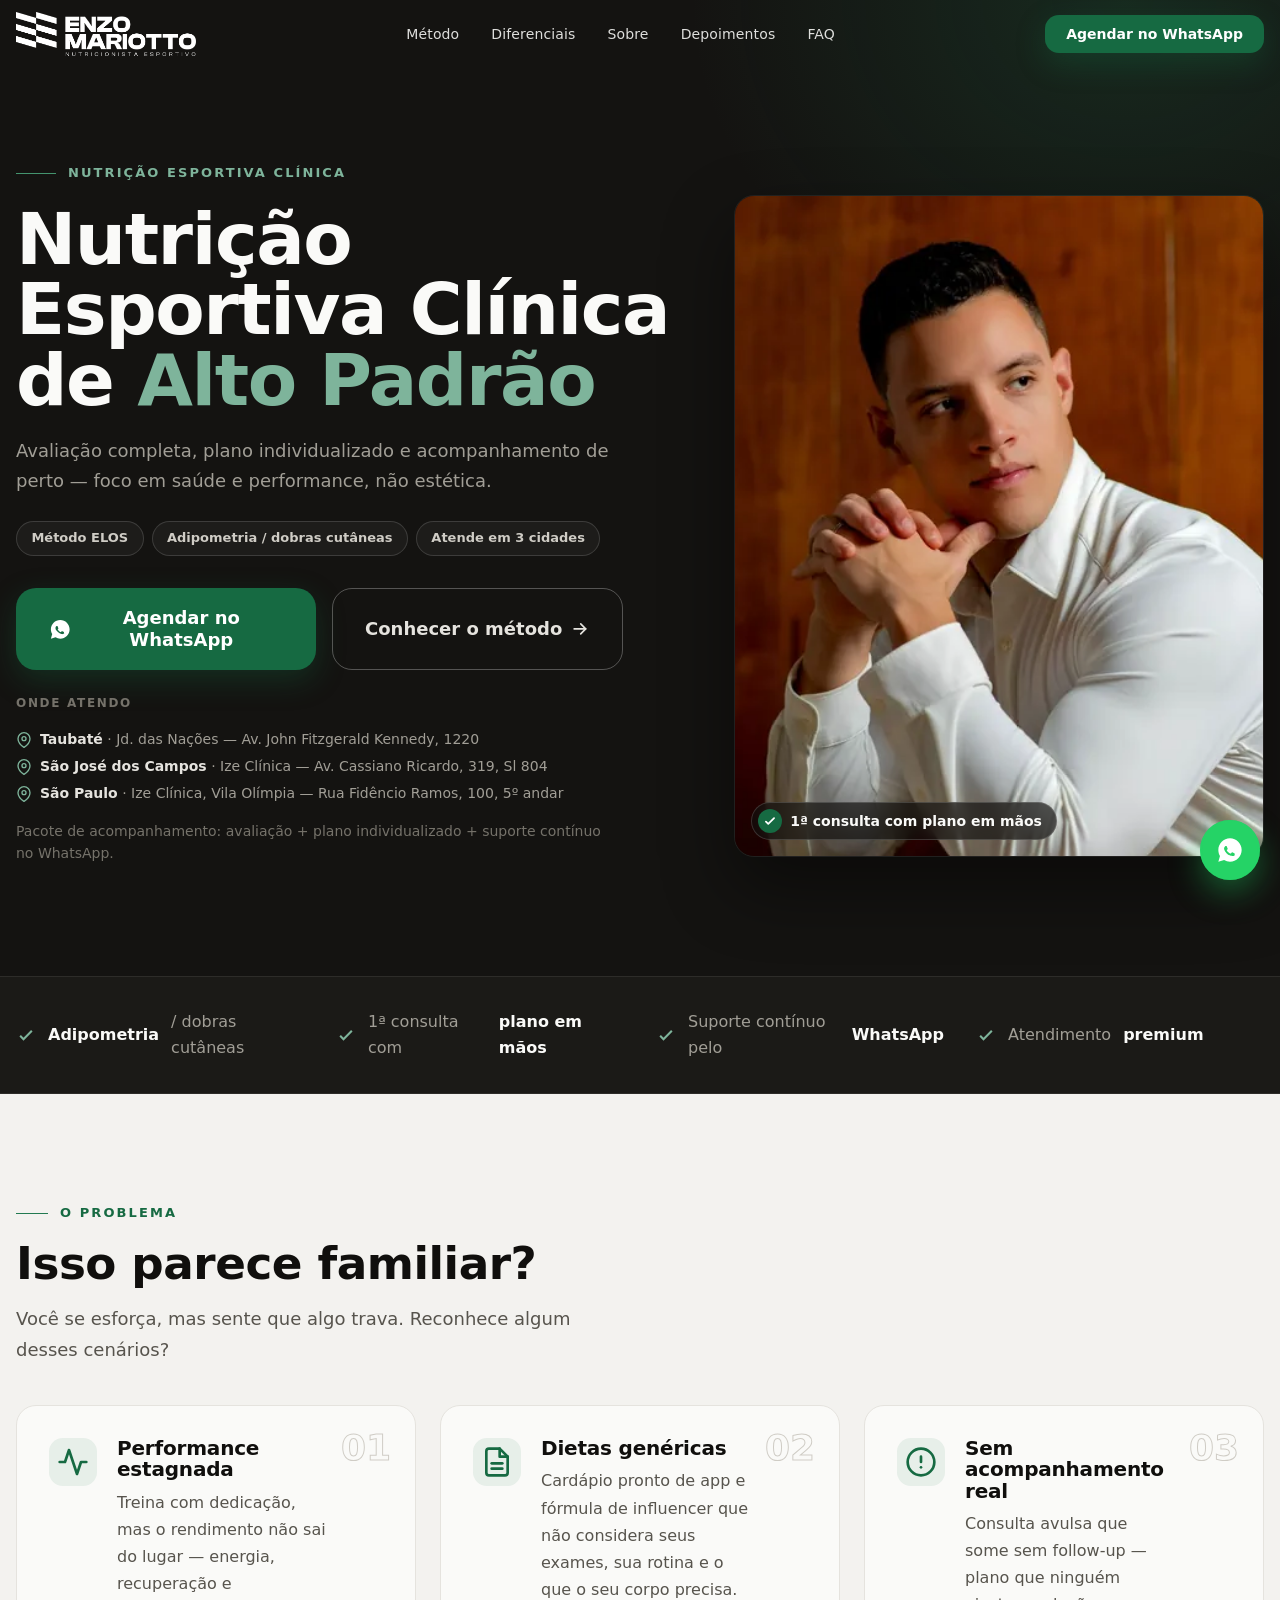
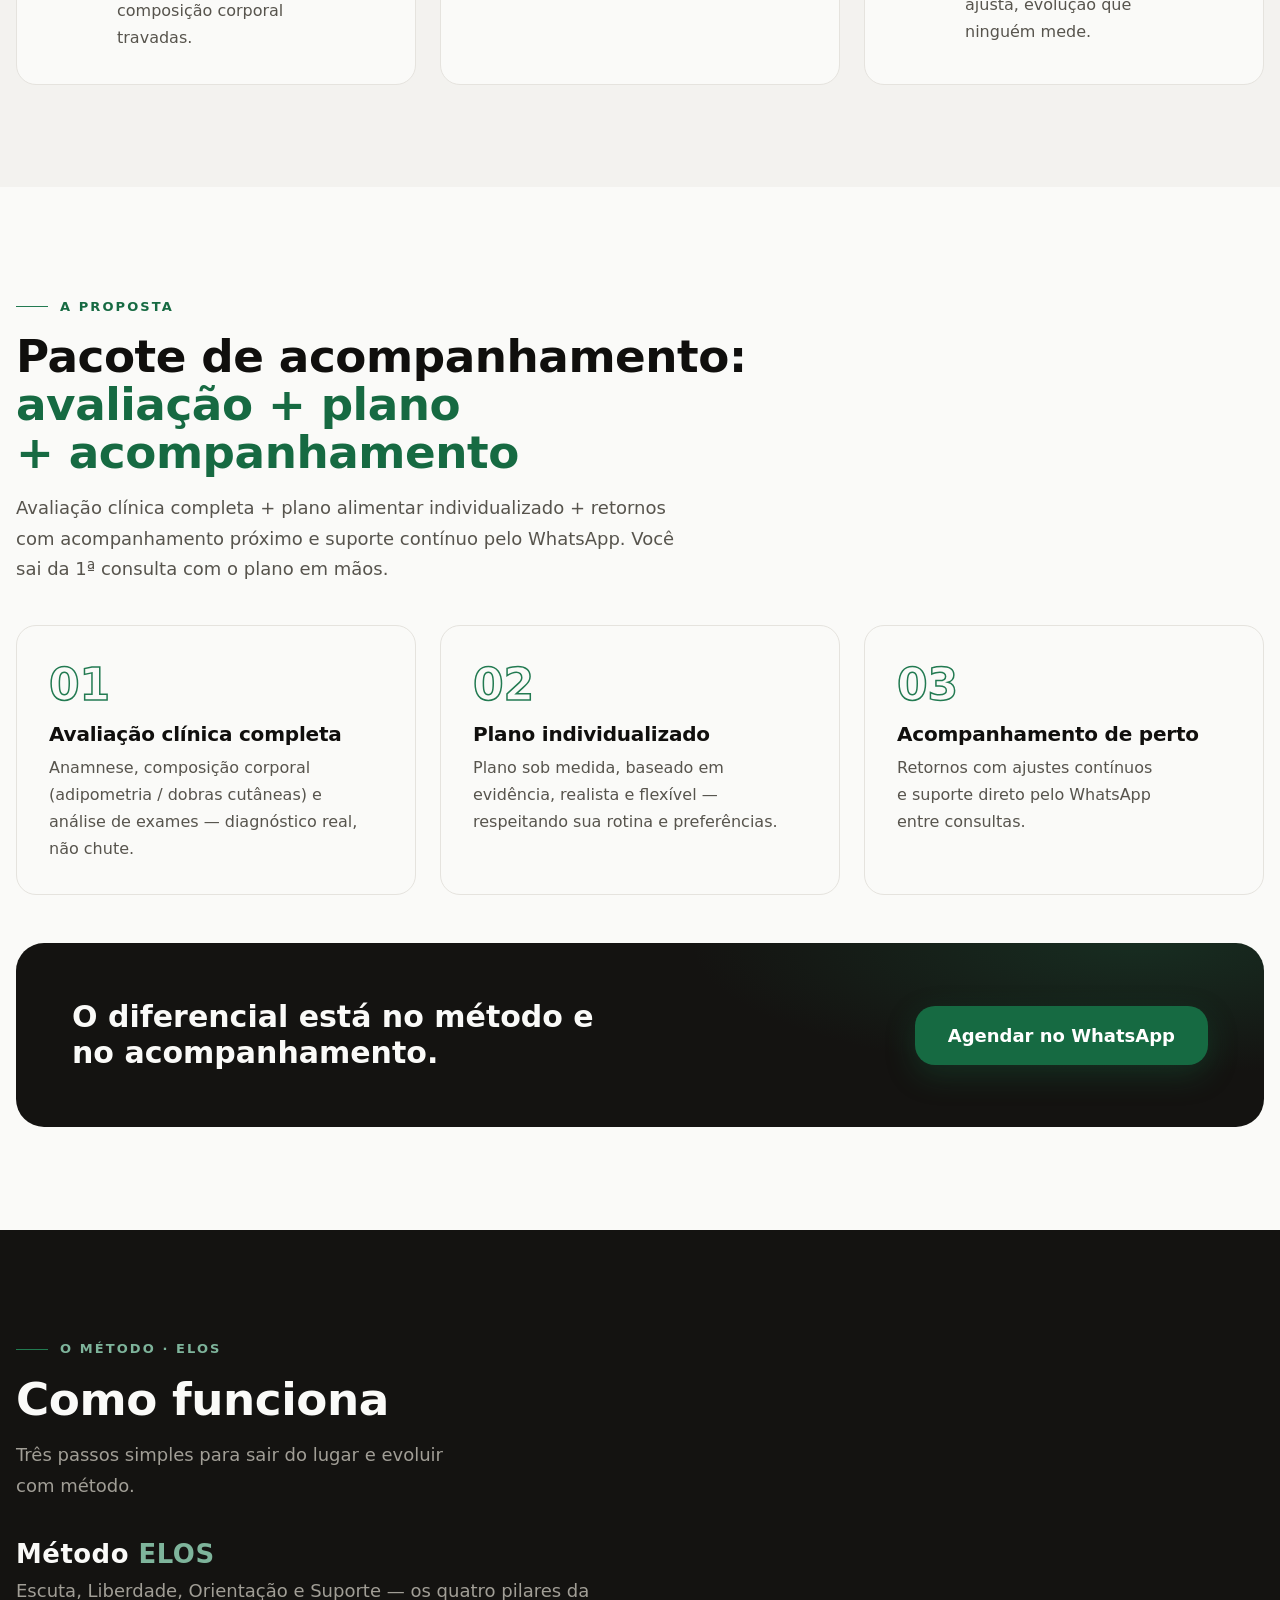
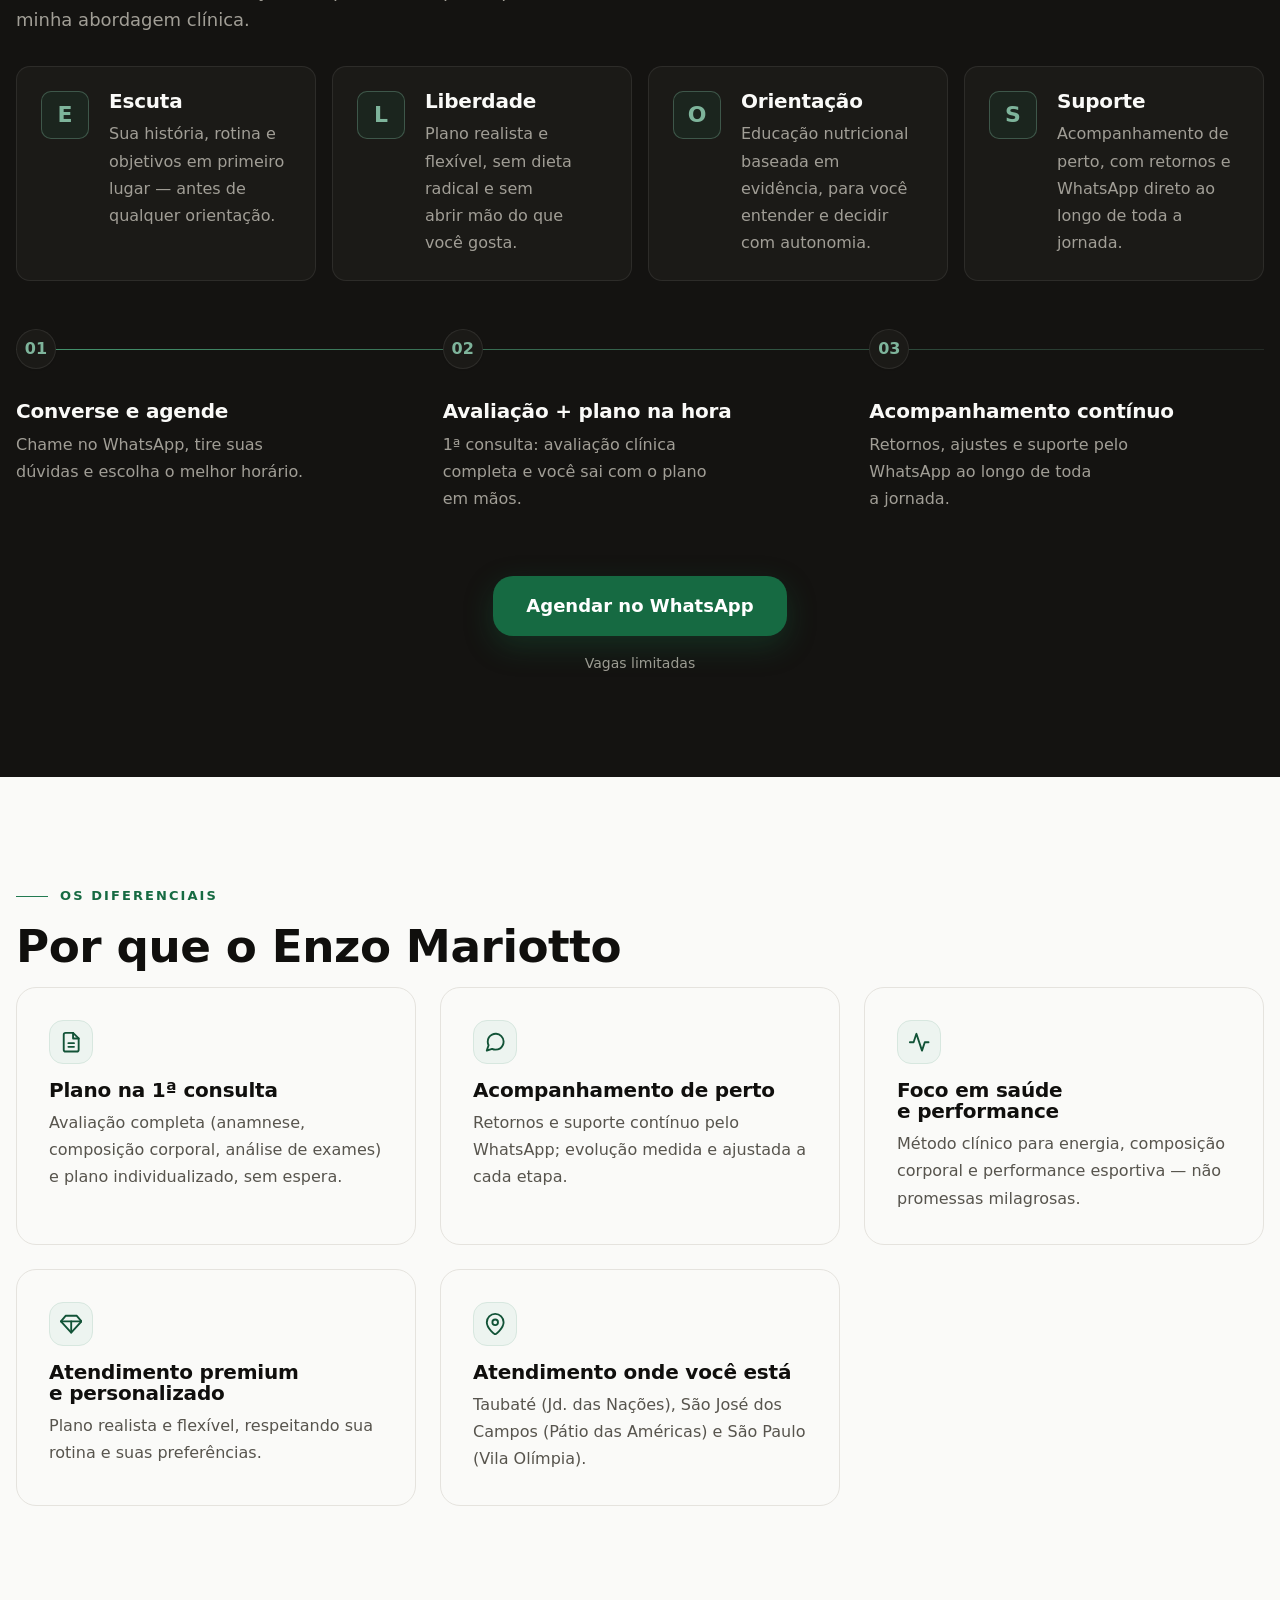
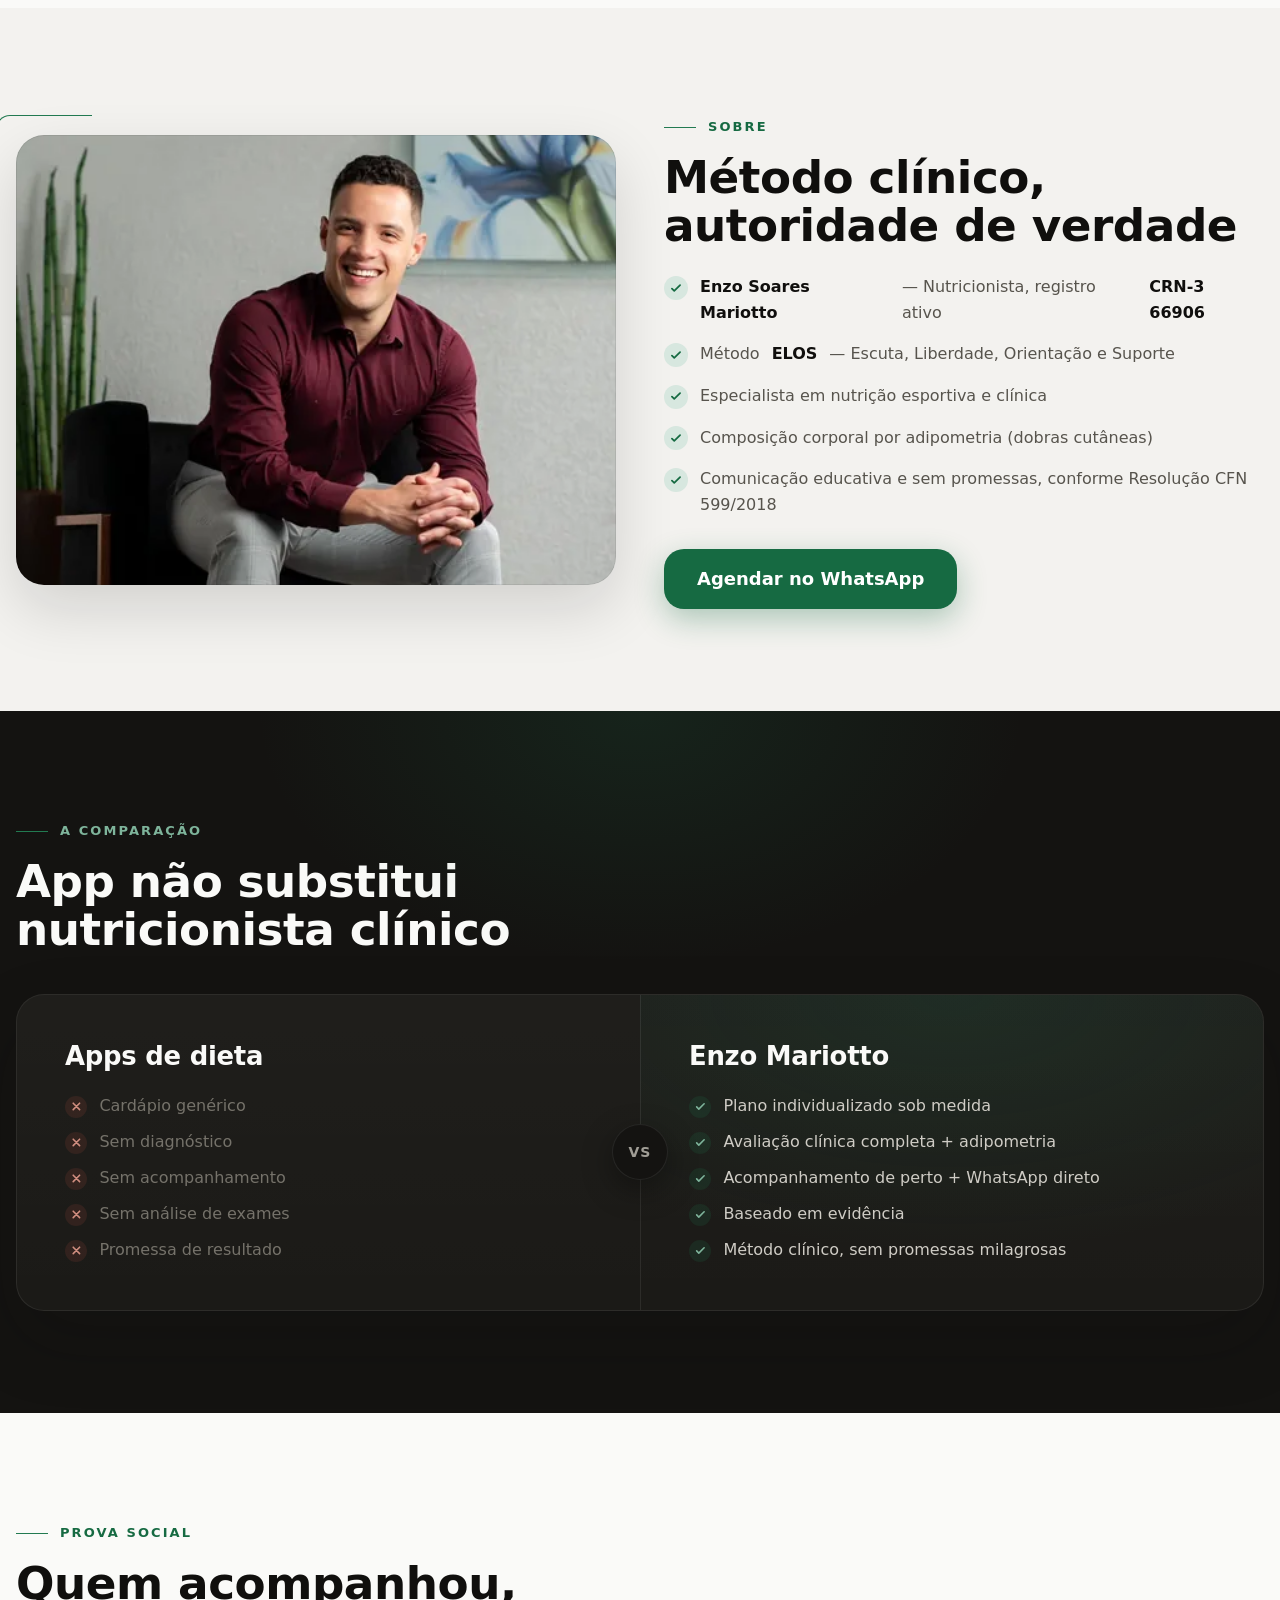
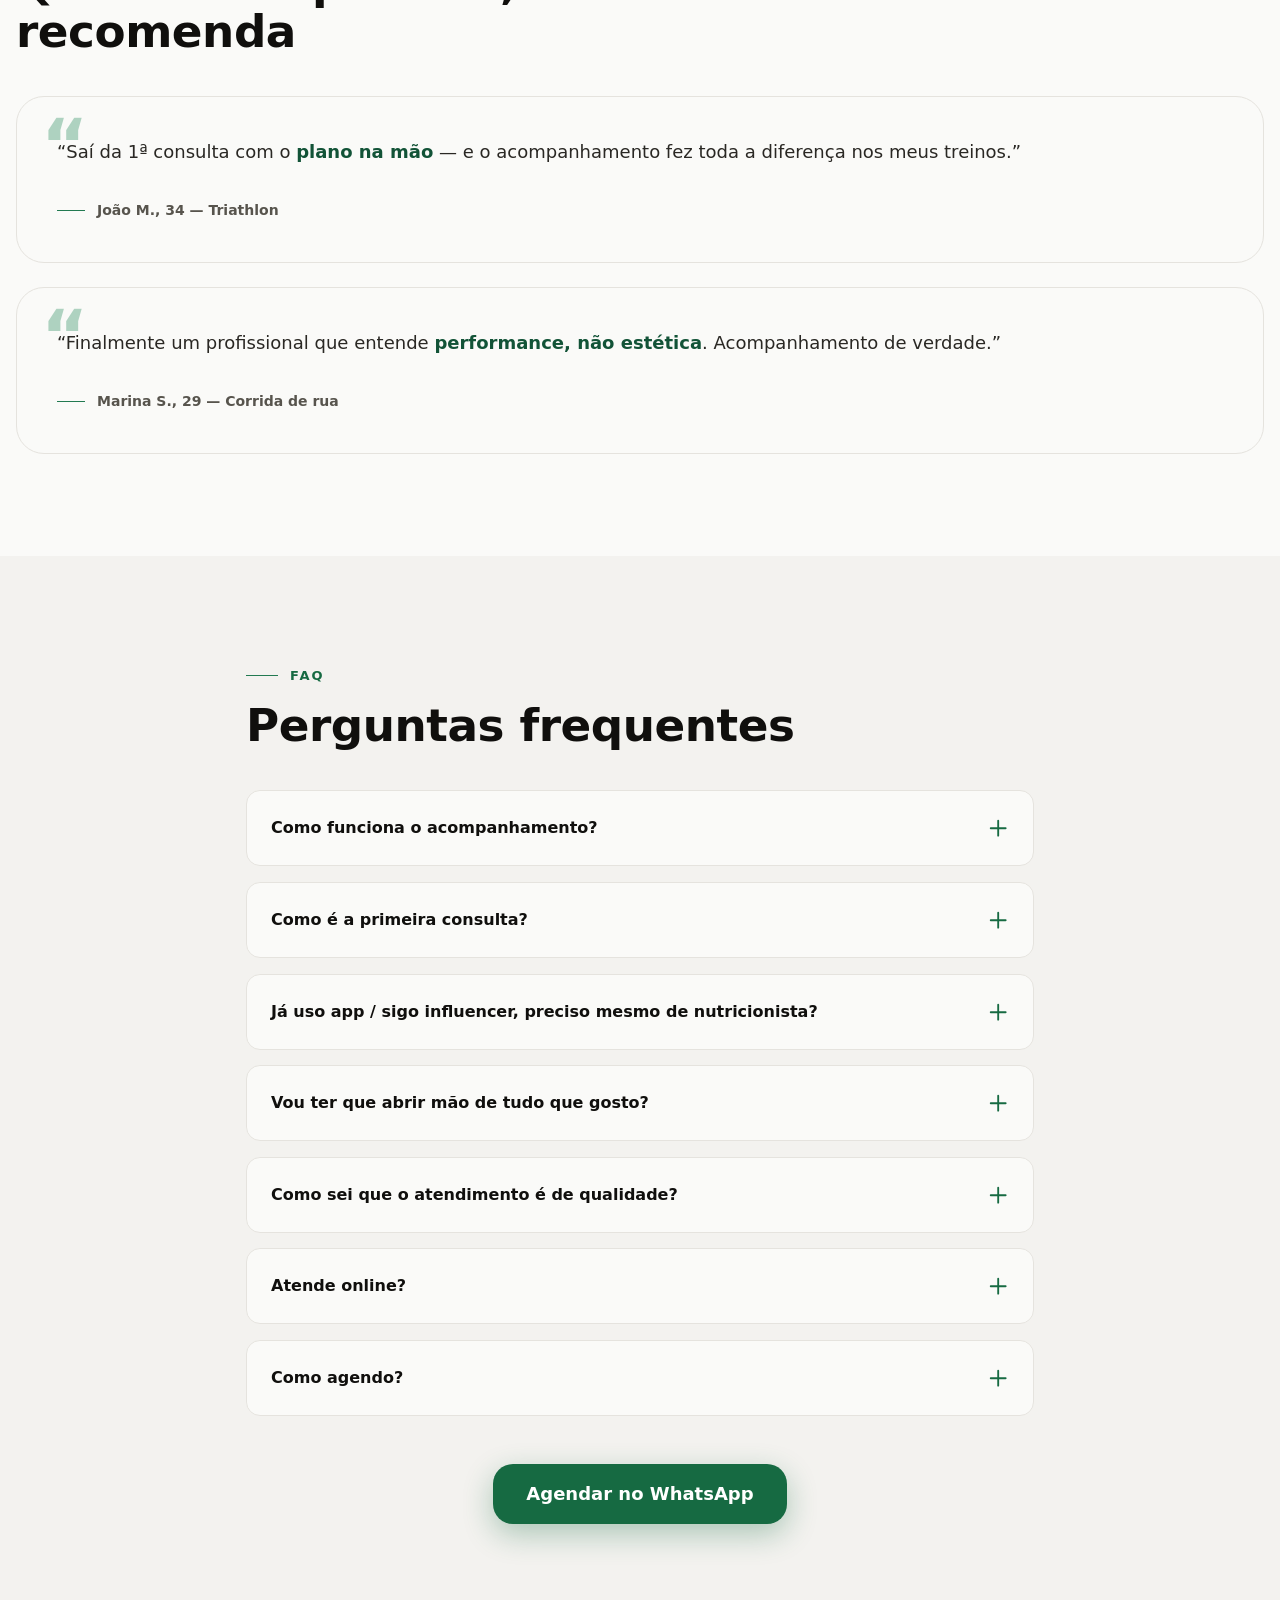
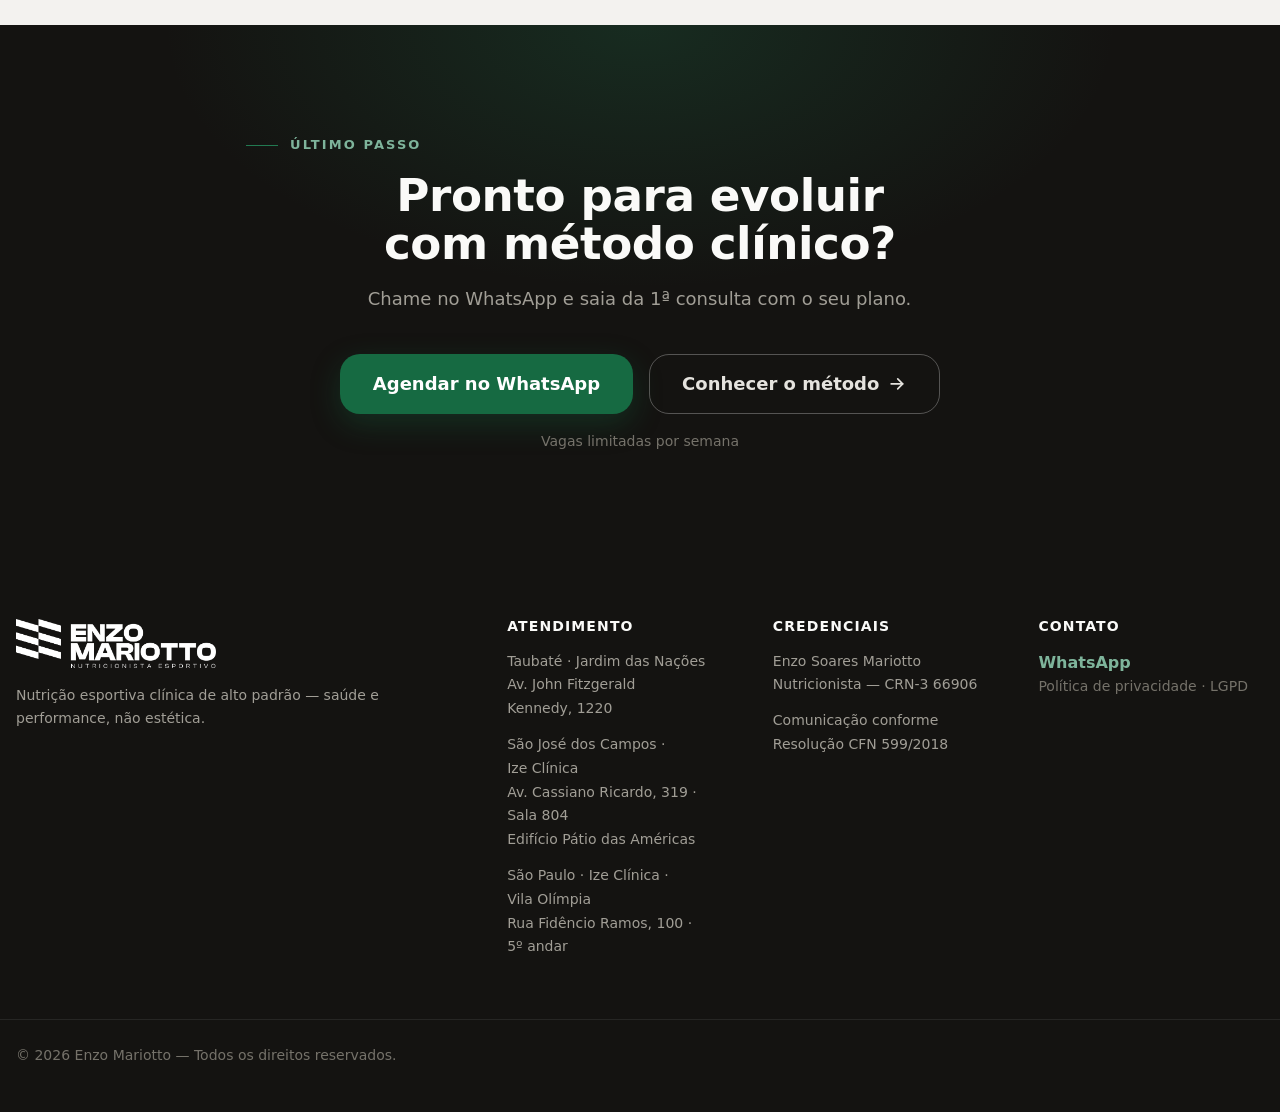
<file: index.html>
<!DOCTYPE html>
<html lang="pt-BR">
<head>
  <meta charset="UTF-8">
  <meta name="viewport" content="width=device-width, initial-scale=1.0, viewport-fit=cover">
  <meta http-equiv="Content-Security-Policy" content="default-src 'self' https://fonts.googleapis.com https://fonts.gstatic.com https://www.googletagmanager.com https://www.google-analytics.com https://analytics.google.com; style-src 'self' 'unsafe-inline' https://fonts.googleapis.com; script-src 'self' 'unsafe-inline' https://www.googletagmanager.com https://www.google-analytics.com https://ssl.g.google-analytics.com https://tagmanager.google.com; script-src-elem 'self' 'unsafe-inline' https://www.googletagmanager.com https://www.google-analytics.com https://tagmanager.google.com; img-src 'self' data: https: https://www.googletagmanager.com https://www.google-analytics.com https://www.google.com https://www.google.com.br https://stats.g.doubleclick.net; connect-src 'self' https://www.googletagmanager.com https://www.google-analytics.com https://analytics.google.com https://stats.g.doubleclick.net https://region1.google-analytics.com https://region1.analytics.google.com https://www.google.com https://www.google.com.br; font-src 'self' https://fonts.gstatic.com; frame-src 'self' https://www.googletagmanager.com https://www.google.com;">
  
  <!-- Google Tag Manager -->
  <script>
    window.dataLayer = window.dataLayer || [];
    (function(w,d,s,l,i){w[l]=w[l]||[];w[l].push({'gtm.start':
    new Date().getTime(),event:'gtm.js'});var f=d.getElementsByTagName(s)[0],
    j=d.createElement(s),dl=l!='dataLayer'?'&l='+l:'';j.async=true;j.src=
    'https://www.googletagmanager.com/gtm.js?id='+i+dl;f.parentNode.insertBefore(j,f);
    })(window,document,'script','dataLayer','GTM-W2R65798');
  </script>
  <!-- End Google Tag Manager -->

  <script>document.documentElement.classList.add("js");</script>

  <title>Nutrição Esportiva Clínica de Alto Padrão | Enzo Mariotto — Taubaté e São José dos Campos</title>
  <meta name="description" content="Nutrição esportiva clínica de alto padrão. Avaliação completa, plano individualizado e acompanhamento de perto — foco em saúde e performance. Taubaté (Jd. das Nações) e São José dos Campos (Aquarius).">
  <meta name="robots" content="index, follow">
  <link rel="canonical" href="https://lucmassi.github.io/enzo-mariotto/">

  <!-- Open Graph -->
  <meta property="og:type" content="website">
  <meta property="og:locale" content="pt_BR">
  <meta property="og:title" content="Nutrição Esportiva Clínica de Alto Padrão | Enzo Mariotto">
  <meta property="og:description" content="Avaliação completa, plano individualizado e acompanhamento de perto — foco em saúde e performance, não estética.">
  <meta property="og:url" content="https://lucmassi.github.io/enzo-mariotto/">
  <meta property="og:image" content="https://lucmassi.github.io/enzo-mariotto/assets/logo/logo-preto.png">
  <meta property="og:site_name" content="Enzo Mariotto — Nutrição Esportiva Clínica">

  <!-- Twitter -->
  <meta name="twitter:card" content="summary">
  <meta name="twitter:title" content="Nutrição Esportiva Clínica de Alto Padrão | Enzo Mariotto">
  <meta name="twitter:description" content="Avaliação completa, plano individualizado e acompanhamento de perto — foco em saúde e performance, não estética.">

  <link rel="icon" href="assets/logo/logo-preto.png" type="image/png">

  <!-- Fonts (font-display swap) -->
  <link rel="preconnect" href="https://fonts.googleapis.com">
  <link rel="preconnect" href="https://fonts.gstatic.com" crossorigin>
  <link rel="stylesheet" href="https://fonts.googleapis.com/css2?family=Syne:wght@600;700;800&family=Inter:wght@400;500;600;700&display=swap" media="print" onload="this.media='all'">
  <noscript><link rel="stylesheet" href="https://fonts.googleapis.com/css2?family=Syne:wght@600;700;800&family=Inter:wght@400;500;600;700&display=swap"></noscript>

  <!-- Critical Path CSS Inline -->
  <style>
    :root {
      --color-primary-500: #227a51;
      --color-primary-600: #166a42;
      --color-primary-700: #125337;
      --color-primary-300: #7eb49b;
      --color-primary-400: #44946e;
      --color-gray-50: #fafaf8;
      --color-gray-100: #f3f2ef;
      --color-gray-200: #e5e3de;
      --color-gray-300: #cfccc5;
      --color-gray-400: #a19e96;
      --color-gray-500: #75726a;
      --color-gray-600: #57544d;
      --color-gray-700: #413e38;
      --color-gray-800: #2a2824;
      --color-gray-900: #1a1916;
      --color-gray-950: #100f0d;
      --surface-dark: #141311;
      --font-display: "Syne", "Inter", system-ui, sans-serif;
      --font-sans: "Inter", system-ui, -apple-system, sans-serif;
      --header-h: 4.25rem;
    }
    *, *::before, *::after { box-sizing: border-box; }
    html { scroll-behavior: smooth; }
    body {
      margin: 0;
      font-family: var(--font-sans);
      font-size: 1rem;
      line-height: 1.6;
      color: var(--color-gray-600);
      background: var(--color-gray-50);
      -webkit-font-smoothing: antialiased;
    }
    a { color: inherit; text-decoration: none; }
    h1, h2, p { margin: 0; }
    .container { width: 100%; max-width: 1280px; margin-inline: auto; padding-inline: 1rem; }

    .site-header {
      position: fixed;
      top: 0; left: 0; right: 0;
      z-index: 120;
      background: transparent;
      border-bottom: 1px solid transparent;
      transition: background 260ms ease, border-color 260ms ease, box-shadow 260ms ease;
    }
    .site-header__inner {
      display: flex;
      align-items: center;
      justify-content: space-between;
      gap: 1rem;
      height: var(--header-h);
    }
    .site-header__logo { width: 180px; height: auto; }
    .site-header.is-scrolled {
      background: rgba(250, 250, 248, 0.82);
      -webkit-backdrop-filter: blur(16px) saturate(1.4);
      backdrop-filter: blur(16px) saturate(1.4);
      border-bottom-color: var(--color-gray-200);
      box-shadow: 0 8px 30px rgba(16, 15, 13, 0.06);
    }
    .site-header__logo--dark { display: none; }
    .site-header.is-scrolled .site-header__logo--dark { display: block; }
    .site-header.is-scrolled .site-header__logo--light { display: none; }

    .btn {
      display: inline-flex;
      align-items: center;
      justify-content: center;
      gap: 0.5rem;
      padding: 0.875rem 1.5rem;
      border-radius: 0.875rem;
      font-weight: 600;
      font-size: 1rem;
      line-height: 1.2;
      background: var(--color-primary-600);
      color: #fff;
      box-shadow: 0 10px 30px rgba(22, 106, 66, 0.32);
      cursor: pointer;
      border: none;
      transition: background 260ms ease, transform 260ms ease, box-shadow 260ms ease, border-color 260ms ease, color 260ms ease;
    }
    .btn:hover { background: var(--color-primary-700); transform: translateY(-2px); }
    .btn-lg { padding: 1.125rem 2rem; font-size: 1.125rem; border-radius: 1.25rem; }
    .btn-ghost {
      background: transparent;
      box-shadow: none;
      color: var(--color-gray-200);
      border: 1px solid rgba(255, 255, 255, 0.28);
    }
    .btn-ghost:hover { background: rgba(255, 255, 255, 0.06); border-color: rgba(255, 255, 255, 0.5); color: #fff; }

    .hero {
      position: relative;
      overflow: hidden;
      background:
        radial-gradient(55% 60% at 88% 0%, rgba(34, 122, 81, 0.22), transparent 62%),
        var(--surface-dark);
      color: var(--color-gray-300);
      padding-block: calc(var(--header-h) + clamp(2.5rem, 7vw, 5rem)) clamp(3.5rem, 8vw, 6.5rem);
    }
    .hero__grid { display: grid; gap: 3rem; align-items: start; }
    .hero__eyebrow {
      display: inline-flex;
      align-items: center;
      gap: 0.75rem;
      text-transform: uppercase;
      letter-spacing: 0.16em;
      font-size: 0.8125rem;
      font-weight: 600;
      color: var(--color-primary-300);
    }
    .hero__eyebrow::before { content: ""; width: 2.5rem; height: 1px; background: var(--color-primary-400); }
    .hero__headline {
      font-family: var(--font-display);
      font-weight: 700;
      font-size: clamp(2.5rem, 4.5vw + 1rem, 4.5rem);
      line-height: 0.98;
      letter-spacing: -0.02em;
      color: #fafaf8;
      max-width: 16ch;
      margin-top: 1.25rem;
    }
    .hero__headline-accent { color: var(--color-primary-300); }
    .hero__subheadline {
      font-size: 1.125rem;
      color: var(--color-gray-400);
      max-width: 52ch;
      margin-top: 1.25rem;
      line-height: 1.7;
    }
    .hero__chips { display: flex; flex-wrap: wrap; gap: 0.5rem; margin-top: 1.5rem; list-style: none; padding: 0; }
    .chip {
      padding: 0.4rem 0.9rem;
      border-radius: 9999px;
      font-size: 0.8125rem;
      font-weight: 600;
      color: var(--color-gray-300);
      background: rgba(255, 255, 255, 0.04);
      border: 1px solid rgba(255, 255, 255, 0.14);
      white-space: nowrap;
    }
    .hero__actions { display: flex; flex-wrap: wrap; gap: 1rem; margin-top: 2rem; }
    .hero__cta { width: 100%; max-width: 300px; }
    .hero__locations { margin-top: 1.5rem; display: grid; gap: 0.5rem; }
    .hero__locations-title {
      text-transform: uppercase;
      letter-spacing: 0.14em;
      font-size: 0.75rem;
      font-weight: 600;
      color: var(--color-gray-500);
    }
    .hero__locations-list { list-style: none; padding: 0; margin: 0.5rem 0 0; display: grid; gap: 0.375rem; }
    .hero__locations-item {
      display: flex;
      align-items: flex-start;
      gap: 0.5rem;
      font-size: 0.875rem;
      color: var(--color-gray-400);
      line-height: 1.5;
    }
    .hero__locations-item strong { color: var(--color-gray-200); font-weight: 600; }
    .hero__locations-icon {
      flex: none;
      width: 1rem;
      height: 1rem;
      margin-top: 0.2rem;
      color: var(--color-primary-300);
    }
    .hero__microcopy { margin-top: 1rem; color: var(--color-gray-500); font-size: 0.875rem; }
    .hero__visual { position: relative; }
    .hero__frame {
      position: relative;
      border-radius: 1.25rem;
      overflow: hidden;
      box-shadow: 0 30px 70px rgba(0, 0, 0, 0.45);
      border: 1px solid rgba(255, 255, 255, 0.06);
    }
    .hero__image {
      display: block;
      width: 100%;
      aspect-ratio: 4 / 5;
      object-fit: cover;
      transform: scale(1.12);
      will-change: transform;
    }
    .hero__badge {
      position: absolute;
      left: 1rem;
      bottom: 1rem;
      display: flex;
      align-items: center;
      gap: 0.5rem;
      max-width: calc(100% - 2rem);
      padding: 0.375rem 0.875rem 0.375rem 0.375rem;
      border-radius: 9999px;
      background: rgba(16, 15, 13, 0.66);
      -webkit-backdrop-filter: blur(8px);
      backdrop-filter: blur(8px);
      border: 1px solid rgba(255, 255, 255, 0.16);
      color: #fafaf8;
      font-size: 0.8125rem;
      font-weight: 600;
      line-height: 1.2;
    }
    .hero__badge-icon {
      flex: none;
      width: 1.5rem;
      height: 1.5rem;
      display: grid;
      place-items: center;
      border-radius: 9999px;
      background: var(--color-primary-600);
      color: #fff;
    }
    .hero__badge-icon svg { width: 0.875rem; height: 0.875rem; }
    .icon-chip {
      flex: none;
      width: 2.5rem;
      height: 2.5rem;
      display: grid;
      place-items: center;
      border-radius: 0.625rem;
      background: var(--color-primary-50);
      color: var(--color-primary-700);
      border: 1px solid var(--color-primary-100);
    }
    .icon-chip svg { width: 1.35rem; height: 1.35rem; }
    .icon { width: 1.25em; height: 1.25em; flex-shrink: 0; }

    @media (max-width: 1023px) {
      .hero__grid { grid-template-columns: 1fr; gap: 0; }
      .hero__content { display: contents; }
      .hero__eyebrow { order: 1; }
      .hero__headline { order: 2; }
      .hero__visual { order: 3; margin-top: 1.5rem; margin-bottom: 1.5rem; }
      .hero__subheadline { order: 4; }
      .hero__chips { order: 5; }
      .hero__actions { order: 6; }
      .hero__locations { order: 7; }
      .hero__microcopy { order: 8; }
    }

    @media (min-width: 1024px) {
      .hero__grid { grid-template-columns: 1.05fr 0.85fr; align-items: center; min-height: 78vh; gap: 4.5rem; }
      .hero__visual { margin-top: 2rem; }
    }
  </style>

  <!-- Async CSS stylesheet import -->
  <link rel="stylesheet" href="css/styles.css">

  <!-- Schema.org JSON-LD -->
  <script type="application/ld+json">
  {
    "@context": "https://schema.org",
    "@type": "MedicalBusiness",
    "@id": "https://lucmassi.github.io/enzo-mariotto/#business",
    "medicalSpecialty": "https://schema.org/DietNutrition",
    "name": "Enzo Mariotto — Nutrição Esportiva Clínica",
    "description": "Nutrição esportiva clínica de alto padrão: avaliação completa, plano individualizado e acompanhamento de perto. Foco em saúde e performance, não estética. Método ELOS — Escuta, Liberdade, Orientação e Suporte.",
    "url": "https://lucmassi.github.io/enzo-mariotto/",
    "image": "https://lucmassi.github.io/enzo-mariotto/assets/logo/logo-preto.png",
    "telephone": "+5512988998362",
    "address": [
      {
        "@type": "PostalAddress",
        "streetAddress": "Av. John Fitzgerald Kennedy, 1220 — Jardim das Nações",
        "addressLocality": "Taubaté",
        "addressRegion": "SP",
        "addressCountry": "BR"
      },
      {
        "@type": "PostalAddress",
        "streetAddress": "Av. Cassiano Ricardo, 319 — Sala 804 — Ize Clínica — Edifício Pátio das Américas",
        "addressLocality": "São José dos Campos",
        "addressRegion": "SP",
        "addressCountry": "BR"
      },
      {
        "@type": "PostalAddress",
        "streetAddress": "Rua Fidêncio Ramos, 100 — 5º andar — Ize Clínica — Vila Olímpia",
        "addressLocality": "São Paulo",
        "addressRegion": "SP",
        "addressCountry": "BR"
      }
    ],
    "areaServed": ["Taubaté", "São José dos Campos", "São Paulo"],
    "employee": {
      "@type": "Person",
      "name": "Enzo Soares Mariotto",
      "jobTitle": "Nutricionista",
      "memberOf": { "@type": "Organization", "name": "CRN-3" }
    }
  }
  </script>
  <script type="application/ld+json">
  {
    "@context": "https://schema.org",
    "@type": "FAQPage",
    "mainEntity": [
      {
        "@type": "Question",
        "name": "Como funciona o acompanhamento?",
        "acceptedAnswer": { "@type": "Answer", "text": "Pacote de acompanhamento com avaliação clínica completa, plano individualizado e retornos — você sai da 1ª consulta com o plano em mãos." }
      },
      {
        "@type": "Question",
        "name": "Como é a primeira consulta?",
        "acceptedAnswer": { "@type": "Answer", "text": "Avaliação clínica completa (anamnese, composição corporal e análise de exames) + plano individualizado — você sai da 1ª consulta com o plano em mãos." }
      },
      {
        "@type": "Question",
        "name": "Já uso app / sigo influencer, preciso mesmo de nutricionista?",
        "acceptedAnswer": { "@type": "Answer", "text": "App entrega cardápio; nutricionista clínico entrega diagnóstico, plano sob medida e acompanhamento baseado em evidência. O acompanhamento é o que faz diferença no resultado." }
      },
      {
        "@type": "Question",
        "name": "Vou ter que abrir mão de tudo que gosto?",
        "acceptedAnswer": { "@type": "Answer", "text": "Não. O plano é realista e progressivo, respeitando sua rotina e suas preferências." }
      },
      {
        "@type": "Question",
        "name": "Como sei que o atendimento é de qualidade?",
        "acceptedAnswer": { "@type": "Answer", "text": "Método clínico baseado em evidência, acompanhamento individualizado e atendimento de alto padrão — sem promessas milagrosas. Registro ativo CRN-3 66906." }
      },
      {
        "@type": "Question",
        "name": "Atende online?",
        "acceptedAnswer": { "@type": "Answer", "text": "O acompanhamento é presencial em Taubaté (Jd. das Nações), São José dos Campos (Pátio das Américas) e São Paulo (Vila Olímpia). Online: a confirmar." }
      },
      {
        "@type": "Question",
        "name": "Como agendo?",
        "acceptedAnswer": { "@type": "Answer", "text": "Direto pelo WhatsApp — converse, tire dúvidas e escolha o melhor horário." }
      }
    ]
  }
  </script>
</head>
<body>
  <!-- Google Tag Manager (noscript) -->
  <noscript><iframe src="https://www.googletagmanager.com/ns.html?id=GTM-W2R65798"
  height="0" width="0" style="display:none;visibility:hidden"></iframe></noscript>
  <!-- End Google Tag Manager (noscript) -->
  <a class="skip-link" href="#main">Pular para conteúdo principal</a>
  <div class="progress-bar" data-progress aria-hidden="true"></div>

  <!-- ===== HEADER ===== -->
  <header class="site-header" id="site-header" data-header role="banner">
    <div class="container site-header__inner">
      <a href="#hero" class="site-header__brand" aria-label="Enzo Mariotto — Nutrição Esportiva Clínica">
        <img class="site-header__logo site-header__logo--dark" src="assets/logo/logo-preto.png" alt="" width="200" height="49" loading="eager">
        <img class="site-header__logo site-header__logo--light" src="assets/logo/logo-branco.png" alt="" width="200" height="49" loading="eager">
      </a>

      <nav class="site-nav" id="site-nav" aria-label="Navegação principal">
        <ul class="site-nav__list">
          <li><a class="site-nav__link" href="#metodo">Método</a></li>
          <li><a class="site-nav__link" href="#diferenciais">Diferenciais</a></li>
          <li><a class="site-nav__link" href="#sobre">Sobre</a></li>
          <li><a class="site-nav__link" href="#depoimentos">Depoimentos</a></li>
          <li><a class="site-nav__link" href="#faq">FAQ</a></li>
        </ul>
        <a class="btn btn-primary site-nav__cta" href="#" data-cta-location="header" data-whatsapp-link
           aria-label="Agendar avaliação via WhatsApp — abre conversa no WhatsApp">
          Agendar no WhatsApp
        </a>
      </nav>

      <button class="menu-toggle" type="button" data-menu-toggle aria-controls="site-nav" aria-expanded="false" aria-label="Abrir menu de navegação">
        <span class="menu-toggle__bar" aria-hidden="true"></span>
        <span class="menu-toggle__bar" aria-hidden="true"></span>
      </button>

      <a class="btn btn-primary btn-sm site-header__cta" href="#" data-cta-location="header" data-whatsapp-link
         aria-label="Agendar avaliação via WhatsApp — abre conversa no WhatsApp">
        Agendar no WhatsApp
      </a>
    </div>
  </header>

  <main id="main" role="main">

    <!-- ===== HERO ===== -->
    <section id="hero" class="hero" aria-labelledby="hero-headline">
      <div class="container hero__grid">
        <div class="hero__content">
          <p class="hero__eyebrow animate-fade-up">Nutrição esportiva clínica</p>
          <h1 id="hero-headline" class="hero__headline animate-fade-up">Nutrição Esportiva Clínica de <span class="hero__headline-accent">Alto Padrão</span></h1>
          <p class="hero__subheadline animate-fade-up">Avaliação completa, plano individualizado e acompanhamento de perto — foco em saúde e performance, não estética.</p>

          <ul class="hero__chips animate-fade-up" aria-label="Diferenciais do atendimento">
            <li class="chip">Método ELOS</li>
            <li class="chip">Adipometria / dobras cutâneas</li>
            <li class="chip">Atende em 3 cidades</li>
          </ul>

          <div class="hero__actions animate-fade-up">
            <a class="btn btn-primary btn-lg hero__cta" href="#" data-cta-location="hero" data-whatsapp-link
               aria-label="Agendar avaliação via WhatsApp — abre conversa no WhatsApp">
              <svg class="icon" aria-hidden="true" viewBox="0 0 24 24" fill="currentColor"><path d="M12 2C6.48 2 2 6.48 2 12c0 1.88.52 3.66 1.42 5.18L2 22l4.93-1.39A9.96 9.96 0 0 0 12 22c5.52 0 10-4.48 10-10S17.52 2 12 2zm4.27 14.06c-.2.56-1.17 1.07-1.62 1.11-.42.04-.95.16-2.88-.6-2.32-.9-3.79-3.24-3.91-3.39-.11-.15-.93-1.24-.93-2.37 0-1.13.59-1.68.8-1.91.21-.23.46-.29.61-.29.15 0 .3 0 .43.01.14.01.32-.05.5.38.2.47.65 1.61.71 1.73.06.11.1.24.02.39-.08.15-.12.24-.24.37-.12.13-.25.29-.36.39-.12.12-.24.25-.11.49.13.24.58.96 1.25 1.55.86.76 1.59 1 1.81 1.11.22.11.35.09.48-.06.13-.15.55-.64.7-.86.15-.22.3-.18.5-.11.21.07 1.33.63 1.56.74.23.12.38.18.43.28.06.09.06.53-.14 1.09z"/></svg>
              Agendar no WhatsApp
            </a>
            <a class="btn btn-ghost btn-ghost--light btn-lg" href="#metodo">
              Conhecer o método
              <svg class="btn__arrow" aria-hidden="true" viewBox="0 0 24 24" fill="none" stroke="currentColor" stroke-width="2" stroke-linecap="round" stroke-linejoin="round"><path d="M5 12h14"/><path d="M13 6l6 6-6 6"/></svg>
            </a>
          </div>

          <div class="hero__locations animate-fade-up" aria-label="Endereços de atendimento">
            <p class="hero__locations-title">Onde atendo</p>
            <ul class="hero__locations-list">
              <li class="hero__locations-item">
                <svg class="hero__locations-icon" viewBox="0 0 24 24" fill="none" stroke="currentColor" stroke-width="2" stroke-linecap="round" stroke-linejoin="round" aria-hidden="true"><path d="M21 10c0 7-9 13-9 13s-9-6-9-13a9 9 0 0 1 18 0z"/><circle cx="12" cy="10" r="3"/></svg>
                <span><strong>Taubaté</strong> · Jd. das Nações — Av. John Fitzgerald Kennedy, 1220</span>
              </li>
              <li class="hero__locations-item">
                <svg class="hero__locations-icon" viewBox="0 0 24 24" fill="none" stroke="currentColor" stroke-width="2" stroke-linecap="round" stroke-linejoin="round" aria-hidden="true"><path d="M21 10c0 7-9 13-9 13s-9-6-9-13a9 9 0 0 1 18 0z"/><circle cx="12" cy="10" r="3"/></svg>
                <span><strong>São José dos Campos</strong> · Ize Clínica — Av. Cassiano Ricardo, 319, Sl 804</span>
              </li>
              <li class="hero__locations-item">
                <svg class="hero__locations-icon" viewBox="0 0 24 24" fill="none" stroke="currentColor" stroke-width="2" stroke-linecap="round" stroke-linejoin="round" aria-hidden="true"><path d="M21 10c0 7-9 13-9 13s-9-6-9-13a9 9 0 0 1 18 0z"/><circle cx="12" cy="10" r="3"/></svg>
                <span><strong>São Paulo</strong> · Ize Clínica, Vila Olímpia — Rua Fidêncio Ramos, 100, 5º andar</span>
              </li>
            </ul>
          </div>

          <p class="hero__microcopy animate-fade-up">Pacote de acompanhamento: avaliação + plano individualizado + suporte contínuo no WhatsApp.</p>
        </div>

        <div class="hero__visual animate-fade-up">
          <div class="hero__frame">
            <picture>
              <source type="image/webp" srcset="assets/hero/hero-480.webp 480w, assets/hero/hero-640.webp 640w, assets/hero/hero-852.webp 852w" sizes="(min-width: 1024px) 480px, 100vw">
              <img class="hero__image" src="assets/hero/hero-852.jpg" width="852" height="1065" fetchpriority="high" loading="eager"
                   alt="Enzo Mariotto, nutricionista esportivo e clínico, em seu consultório"
                   data-parallax data-parallax-speed="0.12">
            </picture>
            <p class="hero__badge">
              <span class="hero__badge-icon" aria-hidden="true">
                <svg viewBox="0 0 24 24" fill="none" stroke="currentColor" stroke-width="3" stroke-linecap="round" stroke-linejoin="round"><path d="M5 13l4 4 10-10"/></svg>
              </span>
              <span>1ª consulta com plano em mãos</span>
            </p>
          </div>
        </div>
      </div>
    </section>

    <!-- ===== PROVA INICIAL ===== -->
    <section class="authority-stack" aria-label="Diferenciais do atendimento">
      <div class="container authority-stack__grid">
        <div class="authority-stack__item"><svg class="icon icon--check" aria-hidden="true" viewBox="0 0 24 24" fill="none" stroke="currentColor" stroke-width="2.5"><path d="M5 13l4 4 10-10"/></svg> <strong>Adipometria</strong> / dobras cutâneas</div>
        <div class="authority-stack__item"><svg class="icon icon--check" aria-hidden="true" viewBox="0 0 24 24" fill="none" stroke="currentColor" stroke-width="2.5"><path d="M5 13l4 4 10-10"/></svg> 1ª consulta com <strong>plano em mãos</strong></div>
        <div class="authority-stack__item"><svg class="icon icon--check" aria-hidden="true" viewBox="0 0 24 24" fill="none" stroke="currentColor" stroke-width="2.5"><path d="M5 13l4 4 10-10"/></svg> Suporte contínuo pelo <strong>WhatsApp</strong></div>
        <div class="authority-stack__item"><svg class="icon icon--check" aria-hidden="true" viewBox="0 0 24 24" fill="none" stroke="currentColor" stroke-width="2.5"><path d="M5 13l4 4 10-10"/></svg> Atendimento <strong>premium</strong></div>
      </div>
    </section>

    <!-- ===== PROBLEMAS ===== -->
    <section class="section section--alt pain-points" aria-labelledby="problemas-title">
      <div class="container">
        <p class="section__eyebrow" data-reveal="up">O problema</p>
        <h2 class="section__title" id="problemas-title" data-reveal="up">Isso parece familiar?</h2>
        <p class="section__lead" style="max-width: 50ch;" data-reveal="up">Você se esforça, mas sente que algo trava. Reconhece algum desses cenários?</p>
        <div class="pain-points__grid" data-reveal-group>
          <article class="pain-card" data-reveal-item data-reveal="up" data-index="01">
            <div class="pain-card__icon" aria-hidden="true">
              <svg width="32" height="32" viewBox="0 0 24 24" fill="none" stroke="currentColor" stroke-width="2" stroke-linecap="round" stroke-linejoin="round"><path d="M22 12h-4l-3 9L9 3l-3 9H2"/></svg>
            </div>
            <div class="pain-card__body">
              <h3>Performance estagnada</h3>
              <p>Treina com dedicação, mas o rendimento não sai do lugar — energia, recuperação e composição corporal travadas.</p>
            </div>
          </article>
          <article class="pain-card" data-reveal-item data-reveal="up" data-index="02">
            <div class="pain-card__icon" aria-hidden="true">
              <svg width="32" height="32" viewBox="0 0 24 24" fill="none" stroke="currentColor" stroke-width="2" stroke-linecap="round" stroke-linejoin="round"><path d="M14 2H6a2 2 0 0 0-2 2v16a2 2 0 0 0 2 2h12a2 2 0 0 0 2-2V8z"/><polyline points="14 2 14 8 20 8"/><line x1="16" y1="13" x2="8" y2="13"/><line x1="16" y1="17" x2="8" y2="17"/></svg>
            </div>
            <div class="pain-card__body">
              <h3>Dietas genéricas</h3>
              <p>Cardápio pronto de app e fórmula de influencer que não considera seus exames, sua rotina e o que o seu corpo precisa.</p>
            </div>
          </article>
          <article class="pain-card" data-reveal-item data-reveal="up" data-index="03">
            <div class="pain-card__icon" aria-hidden="true">
              <svg width="32" height="32" viewBox="0 0 24 24" fill="none" stroke="currentColor" stroke-width="2" stroke-linecap="round" stroke-linejoin="round"><circle cx="12" cy="12" r="10"/><line x1="12" y1="8" x2="12" y2="12"/><line x1="12" y1="16" x2="12.01" y2="16"/></svg>
            </div>
            <div class="pain-card__body">
              <h3>Sem acompanhamento real</h3>
              <p>Consulta avulsa que some sem follow-up — plano que ninguém ajusta, evolução que ninguém mede.</p>
            </div>
          </article>
        </div>
      </div>
    </section>

    <!-- ===== SOLUÇÃO / PACOTE ===== -->
    <section class="section" aria-labelledby="pacote-title">
      <div class="container">
        <p class="section__eyebrow" data-reveal="up">A proposta</p>
        <h2 class="section__title" id="pacote-title" data-reveal="up">Pacote de acompanhamento: <span class="section__title-accent">avaliação + plano + acompanhamento</span></h2>
        <p class="section__lead" data-reveal="up">Avaliação clínica completa + plano alimentar individualizado + retornos com acompanhamento próximo e suporte contínuo pelo WhatsApp. Você sai da 1ª consulta com o plano em mãos.</p>

        <div class="proposal-grid" data-reveal-group>
          <article class="proposal-card" data-reveal-item data-reveal="up">
            <div class="proposal-card__number" aria-hidden="true">01</div>
            <div class="proposal-card__body">
              <h3>Avaliação clínica completa</h3>
              <p>Anamnese, composição corporal (adipometria / dobras cutâneas) e análise de exames — diagnóstico real, não chute.</p>
            </div>
          </article>
          <article class="proposal-card" data-reveal-item data-reveal="up">
            <div class="proposal-card__number" aria-hidden="true">02</div>
            <div class="proposal-card__body">
              <h3>Plano individualizado</h3>
              <p>Plano sob medida, baseado em evidência, realista e flexível — respeitando sua rotina e preferências.</p>
            </div>
          </article>
          <article class="proposal-card" data-reveal-item data-reveal="up">
            <div class="proposal-card__number" aria-hidden="true">03</div>
            <div class="proposal-card__body">
              <h3>Acompanhamento de perto</h3>
              <p>Retornos com ajustes contínuos e suporte direto pelo WhatsApp entre consultas.</p>
            </div>
          </article>
        </div>

        <div class="cta-band" data-reveal="up">
          <p class="cta-band__title">O diferencial está no método e no acompanhamento.</p>
          <a class="btn btn-primary btn-lg" href="#" data-cta-location="pacote" data-whatsapp-link>Agendar no WhatsApp</a>
        </div>
      </div>
    </section>

    <!-- ===== COMO FUNCIONA ===== -->
    <section id="metodo" class="section section--dark how-it-works" aria-labelledby="como-funciona-title">
      <div class="container">
        <p class="section__eyebrow" data-reveal="up">O método · ELOS</p>
        <h2 class="section__title" id="como-funciona-title" data-reveal="up">Como funciona</h2>
        <p class="section__lead" style="max-width: 45ch;" data-reveal="up">Três passos simples para sair do lugar e evoluir com método.</p>

        <div class="elos-intro" data-reveal="up">
          <h3 class="elos-intro__title">Método <span class="elos-intro__accent">ELOS</span></h3>
          <p class="elos-intro__lead">Escuta, Liberdade, Orientação e Suporte — os quatro pilares da minha abordagem clínica.</p>
        </div>
        <div class="elos" data-reveal-group>
          <article class="elos__card" data-reveal-item data-reveal="up">
            <span class="elos__letter" aria-hidden="true">E</span>
            <div class="elos__body">
              <h3 class="elos__name">Escuta</h3>
              <p class="elos__desc">Sua história, rotina e objetivos em primeiro lugar — antes de qualquer orientação.</p>
            </div>
          </article>
          <article class="elos__card" data-reveal-item data-reveal="up">
            <span class="elos__letter" aria-hidden="true">L</span>
            <div class="elos__body">
              <h3 class="elos__name">Liberdade</h3>
              <p class="elos__desc">Plano realista e flexível, sem dieta radical e sem abrir mão do que você gosta.</p>
            </div>
          </article>
          <article class="elos__card" data-reveal-item data-reveal="up">
            <span class="elos__letter" aria-hidden="true">O</span>
            <div class="elos__body">
              <h3 class="elos__name">Orientação</h3>
              <p class="elos__desc">Educação nutricional baseada em evidência, para você entender e decidir com autonomia.</p>
            </div>
          </article>
          <article class="elos__card" data-reveal-item data-reveal="up">
            <span class="elos__letter" aria-hidden="true">S</span>
            <div class="elos__body">
              <h3 class="elos__name">Suporte</h3>
              <p class="elos__desc">Acompanhamento de perto, com retornos e WhatsApp direto ao longo de toda a jornada.</p>
            </div>
          </article>
        </div>

        <div class="timeline" data-reveal-group>
          <div class="timeline__line" aria-hidden="true"></div>
          <article class="step" data-reveal-item data-reveal="up">
            <div class="step__num" aria-hidden="true">01</div>
            <div class="step__content">
              <h3>Converse e agende</h3>
              <p>Chame no WhatsApp, tire suas dúvidas e escolha o melhor horário.</p>
            </div>
          </article>
          <article class="step" data-reveal-item data-reveal="up">
            <div class="step__num" aria-hidden="true">02</div>
            <div class="step__content">
              <h3>Avaliação + plano na hora</h3>
              <p>1ª consulta: avaliação clínica completa e você sai com o plano em mãos.</p>
            </div>
          </article>
          <article class="step" data-reveal-item data-reveal="up">
            <div class="step__num" aria-hidden="true">03</div>
            <div class="step__content">
              <h3>Acompanhamento contínuo</h3>
              <p>Retornos, ajustes e suporte pelo WhatsApp ao longo de toda a jornada.</p>
            </div>
          </article>
        </div>
        <div class="section__cta-wrap" data-reveal="up">
          <a class="btn btn-primary btn-lg" href="#" data-cta-location="como-funciona" data-whatsapp-link>Agendar no WhatsApp</a>
          <p class="section__microcopy">Vagas limitadas</p>
        </div>
      </div>
    </section>

    <!-- ===== DIFERENCIAIS / BENEFÍCIOS ===== -->
    <section id="diferenciais" class="section" aria-labelledby="beneficios-title">
      <div class="container">
        <p class="section__eyebrow" data-reveal="up">Os diferenciais</p>
        <h2 class="section__title" id="beneficios-title" data-reveal="up">Por que o Enzo Mariotto</h2>
        <div class="card-grid card-grid--3" data-reveal-group>
          <article class="card" data-reveal-item data-reveal="up">
            <span class="card__icon icon-chip" aria-hidden="true">
              <svg viewBox="0 0 24 24" fill="none" stroke="currentColor" stroke-width="2" stroke-linecap="round" stroke-linejoin="round"><path d="M14 2H6a2 2 0 0 0-2 2v16a2 2 0 0 0 2 2h12a2 2 0 0 0 2-2V8z"/><path d="M14 2v6h6"/><path d="M9 13h6"/><path d="M9 17h6"/></svg>
            </span>
            <h3>Plano na 1ª consulta</h3>
            <p>Avaliação completa (anamnese, composição corporal, análise de exames) e plano individualizado, sem espera.</p>
          </article>
          <article class="card" data-reveal-item data-reveal="up">
            <span class="card__icon icon-chip" aria-hidden="true">
              <svg viewBox="0 0 24 24" fill="none" stroke="currentColor" stroke-width="2" stroke-linecap="round" stroke-linejoin="round"><path d="M21 11.5a8.38 8.38 0 0 1-.9 3.8 8.5 8.5 0 0 1-7.6 4.7 8.38 8.38 0 0 1-3.8-.9L3 21l1.9-5.7a8.38 8.38 0 0 1-.9-3.8 8.5 8.5 0 0 1 4.7-7.6 8.38 8.38 0 0 1 3.8-.9h.5a8.48 8.48 0 0 1 8 8v.5z"/></svg>
            </span>
            <h3>Acompanhamento de perto</h3>
            <p>Retornos e suporte contínuo pelo WhatsApp; evolução medida e ajustada a cada etapa.</p>
          </article>
          <article class="card" data-reveal-item data-reveal="up">
            <span class="card__icon icon-chip" aria-hidden="true">
              <svg viewBox="0 0 24 24" fill="none" stroke="currentColor" stroke-width="2" stroke-linecap="round" stroke-linejoin="round"><path d="M22 12h-4l-3 9L9 3l-3 9H2"/></svg>
            </span>
            <h3>Foco em saúde e performance</h3>
            <p>Método clínico para energia, composição corporal e performance esportiva — não promessas milagrosas.</p>
          </article>
          <article class="card" data-reveal-item data-reveal="up">
            <span class="card__icon icon-chip" aria-hidden="true">
              <svg viewBox="0 0 24 24" fill="none" stroke="currentColor" stroke-width="2" stroke-linecap="round" stroke-linejoin="round"><path d="M6 3h12l5 6-11 12L1 9z"/><path d="M1 9h22"/><path d="M12 21V9"/></svg>
            </span>
            <h3>Atendimento premium e personalizado</h3>
            <p>Plano realista e flexível, respeitando sua rotina e suas preferências.</p>
          </article>
          <article class="card" data-reveal-item data-reveal="up">
            <span class="card__icon icon-chip" aria-hidden="true">
              <svg viewBox="0 0 24 24" fill="none" stroke="currentColor" stroke-width="2" stroke-linecap="round" stroke-linejoin="round"><path d="M21 10c0 7-9 13-9 13s-9-6-9-13a9 9 0 0 1 18 0z"/><circle cx="12" cy="10" r="3"/></svg>
            </span>
            <h3>Atendimento onde você está</h3>
            <p>Taubaté (Jd. das Nações), São José dos Campos (Pátio das Américas) e São Paulo (Vila Olímpia).</p>
          </article>
        </div>
      </div>
    </section>

    <!-- ===== AUTORIDADE / SOBRE ===== -->
    <section id="sobre" class="section section--alt" aria-labelledby="autoridade-title">
      <div class="container authority">
        <div class="authority__visual" data-reveal="blur">
          <div class="authority__frame">
            <picture>
              <source type="image/webp" srcset="assets/authority/authority-480.webp 480w, assets/authority/authority-640.webp 640w, assets/authority/authority-852.webp 852w" sizes="(min-width: 768px) 480px, 100vw">
              <img class="authority__image" src="assets/authority/authority-852.jpg" width="852" height="639" loading="lazy"
                   alt="Enzo Mariotto durante atendimento nutricional em seu consultório">
            </picture>
          </div>
        </div>
        <div class="authority__content" data-reveal="up">
          <p class="section__eyebrow">Sobre</p>
          <h2 class="section__title" id="autoridade-title">Método clínico, autoridade de verdade</h2>
          <ul class="credential-list">
            <li><strong>Enzo Soares Mariotto</strong> — Nutricionista, registro ativo <strong>CRN-3 66906</strong></li>
            <li>Método <strong>ELOS</strong> — Escuta, Liberdade, Orientação e Suporte</li>
            <li>Especialista em nutrição esportiva e clínica</li>
            <li>Composição corporal por adipometria (dobras cutâneas)</li>
            <li>Comunicação educativa e sem promessas, conforme Resolução CFN 599/2018</li>
          </ul>
          <a class="btn btn-primary btn-lg" href="#" data-cta-location="autoridade" data-whatsapp-link>Agendar no WhatsApp</a>
        </div>
      </div>
    </section>

    <!-- ===== COMPARAÇÃO: APPS vs MÉTODO ===== -->
    <section id="comparacao" class="section section--dark comparison-section" aria-labelledby="diferenciais-title">
      <div class="container">
        <p class="section__eyebrow" data-reveal="up">A comparação</p>
        <h2 class="section__title" id="diferenciais-title" data-reveal="up">App não substitui nutricionista clínico</h2>
        <div class="comparison" data-reveal-group>
          <div class="comparison__col comparison__col--apps" data-reveal-item data-reveal="up">
            <h3>Apps de dieta</h3>
            <ul>
              <li><span class="comparison__mark comparison__mark--x" aria-hidden="true"><svg viewBox="0 0 24 24" fill="none" stroke="currentColor" stroke-width="3" stroke-linecap="round"><path d="M18 6L6 18M6 6l12 12"/></svg></span>Cardápio genérico</li>
              <li><span class="comparison__mark comparison__mark--x" aria-hidden="true"><svg viewBox="0 0 24 24" fill="none" stroke="currentColor" stroke-width="3" stroke-linecap="round"><path d="M18 6L6 18M6 6l12 12"/></svg></span>Sem diagnóstico</li>
              <li><span class="comparison__mark comparison__mark--x" aria-hidden="true"><svg viewBox="0 0 24 24" fill="none" stroke="currentColor" stroke-width="3" stroke-linecap="round"><path d="M18 6L6 18M6 6l12 12"/></svg></span>Sem acompanhamento</li>
              <li><span class="comparison__mark comparison__mark--x" aria-hidden="true"><svg viewBox="0 0 24 24" fill="none" stroke="currentColor" stroke-width="3" stroke-linecap="round"><path d="M18 6L6 18M6 6l12 12"/></svg></span>Sem análise de exames</li>
              <li><span class="comparison__mark comparison__mark--x" aria-hidden="true"><svg viewBox="0 0 24 24" fill="none" stroke="currentColor" stroke-width="3" stroke-linecap="round"><path d="M18 6L6 18M6 6l12 12"/></svg></span>Promessa de resultado</li>
            </ul>
          </div>
          <div class="comparison__vs" aria-hidden="true">VS</div>
          <div class="comparison__col comparison__col--enzo" data-reveal-item data-reveal="up">
            <h3>Enzo Mariotto</h3>
            <ul>
              <li><span class="comparison__mark comparison__mark--check" aria-hidden="true"><svg viewBox="0 0 24 24" fill="none" stroke="currentColor" stroke-width="3" stroke-linecap="round" stroke-linejoin="round"><path d="M5 13l4 4 10-10"/></svg></span>Plano individualizado sob medida</li>
              <li><span class="comparison__mark comparison__mark--check" aria-hidden="true"><svg viewBox="0 0 24 24" fill="none" stroke="currentColor" stroke-width="3" stroke-linecap="round" stroke-linejoin="round"><path d="M5 13l4 4 10-10"/></svg></span>Avaliação clínica completa + adipometria</li>
              <li><span class="comparison__mark comparison__mark--check" aria-hidden="true"><svg viewBox="0 0 24 24" fill="none" stroke="currentColor" stroke-width="3" stroke-linecap="round" stroke-linejoin="round"><path d="M5 13l4 4 10-10"/></svg></span>Acompanhamento de perto + WhatsApp direto</li>
              <li><span class="comparison__mark comparison__mark--check" aria-hidden="true"><svg viewBox="0 0 24 24" fill="none" stroke="currentColor" stroke-width="3" stroke-linecap="round" stroke-linejoin="round"><path d="M5 13l4 4 10-10"/></svg></span>Baseado em evidência</li>
              <li><span class="comparison__mark comparison__mark--check" aria-hidden="true"><svg viewBox="0 0 24 24" fill="none" stroke="currentColor" stroke-width="3" stroke-linecap="round" stroke-linejoin="round"><path d="M5 13l4 4 10-10"/></svg></span>Método clínico, sem promessas milagrosas</li>
            </ul>
          </div>
        </div>
      </div>
    </section>

    <!-- ===== DEPOIMENTOS ===== -->
    <section id="depoimentos" class="section" aria-labelledby="depoimentos-title">
      <div class="container">
        <p class="section__eyebrow" data-reveal="up">Prova social</p>
        <h2 class="section__title" id="depoimentos-title" data-reveal="up">Quem acompanhou, recomenda</h2>
        <div class="testimonials" data-reveal-group>
          <figure class="testimonial" data-reveal-item data-reveal="up">
            <blockquote>“Saí da 1ª consulta com o <mark>plano na mão</mark> — e o acompanhamento fez toda a diferença nos meus treinos.”</blockquote>
            <figcaption>João M., 34 — Triathlon</figcaption>
          </figure>
          <figure class="testimonial" data-reveal-item data-reveal="up">
            <blockquote>“Finalmente um profissional que entende <mark>performance, não estética</mark>. Acompanhamento de verdade.”</blockquote>
            <figcaption>Marina S., 29 — Corrida de rua</figcaption>
          </figure>
        </div>
      </div>
    </section>

    <!-- ===== FAQ ===== -->
    <section id="faq" class="section section--alt" aria-labelledby="faq-title">
      <div class="container container--md">
        <p class="section__eyebrow" data-reveal="up">FAQ</p>
        <h2 class="section__title" id="faq-title" data-reveal="up">Perguntas frequentes</h2>
        <div class="faq">
          <details class="faq__item" data-reveal="up">
            <summary class="faq__question">Como funciona o acompanhamento?
              <span class="faq__icon" aria-hidden="true"><svg viewBox="0 0 24 24" fill="none"><line class="faq-line-h" x1="4" y1="12" x2="20" y2="12"/><line class="faq-line-v" x1="12" y1="4" x2="12" y2="20"/></svg></span>
            </summary>
            <div class="faq__answer"><p>Pacote de acompanhamento com avaliação clínica completa, plano individualizado e retornos — você sai da 1ª consulta com o plano em mãos.</p></div>
          </details>
          <details class="faq__item" data-reveal="up">
            <summary class="faq__question">Como é a primeira consulta?
              <span class="faq__icon" aria-hidden="true"><svg viewBox="0 0 24 24" fill="none"><line class="faq-line-h" x1="4" y1="12" x2="20" y2="12"/><line class="faq-line-v" x1="12" y1="4" x2="12" y2="20"/></svg></span>
            </summary>
            <div class="faq__answer"><p>Avaliação clínica completa (anamnese, composição corporal e análise de exames) + plano individualizado — você sai da 1ª consulta com o plano em mãos.</p></div>
          </details>
          <details class="faq__item" data-reveal="up">
            <summary class="faq__question">Já uso app / sigo influencer, preciso mesmo de nutricionista?
              <span class="faq__icon" aria-hidden="true"><svg viewBox="0 0 24 24" fill="none"><line class="faq-line-h" x1="4" y1="12" x2="20" y2="12"/><line class="faq-line-v" x1="12" y1="4" x2="12" y2="20"/></svg></span>
            </summary>
            <div class="faq__answer"><p>App entrega cardápio; nutricionista clínico entrega diagnóstico, plano sob medida e acompanhamento baseado em evidência. O acompanhamento é o que faz diferença no resultado.</p></div>
          </details>
          <details class="faq__item" data-reveal="up">
            <summary class="faq__question">Vou ter que abrir mão de tudo que gosto?
              <span class="faq__icon" aria-hidden="true"><svg viewBox="0 0 24 24" fill="none"><line class="faq-line-h" x1="4" y1="12" x2="20" y2="12"/><line class="faq-line-v" x1="12" y1="4" x2="12" y2="20"/></svg></span>
            </summary>
            <div class="faq__answer"><p>Não. Plano realista e progressivo, respeitando sua rotina e suas preferências.</p></div>
          </details>
          <details class="faq__item" data-reveal="up">
            <summary class="faq__question">Como sei que o atendimento é de qualidade?
              <span class="faq__icon" aria-hidden="true"><svg viewBox="0 0 24 24" fill="none"><line class="faq-line-h" x1="4" y1="12" x2="20" y2="12"/><line class="faq-line-v" x1="12" y1="4" x2="12" y2="20"/></svg></span>
            </summary>
            <div class="faq__answer"><p>Método clínico baseado em evidência, acompanhamento individualizado e registro ativo CRN-3 66906 — sem promessas milagrosas.</p></div>
          </details>
          <details class="faq__item" data-reveal="up">
            <summary class="faq__question">Atende online?
              <span class="faq__icon" aria-hidden="true"><svg viewBox="0 0 24 24" fill="none"><line class="faq-line-h" x1="4" y1="12" x2="20" y2="12"/><line class="faq-line-v" x1="12" y1="4" x2="12" y2="20"/></svg></span>
            </summary>
            <div class="faq__answer"><p>O acompanhamento é presencial em Taubaté (Jd. das Nações), São José dos Campos (Pátio das Américas) e São Paulo (Vila Olímpia). Online: a confirmar.</p></div>
          </details>
          <details class="faq__item" data-reveal="up">
            <summary class="faq__question">Como agendo?
              <span class="faq__icon" aria-hidden="true"><svg viewBox="0 0 24 24" fill="none"><line class="faq-line-h" x1="4" y1="12" x2="20" y2="12"/><line class="faq-line-v" x1="12" y1="4" x2="12" y2="20"/></svg></span>
            </summary>
            <div class="faq__answer"><p>Direto pelo WhatsApp — converse, tire dúvidas e escolha o melhor horário.</p></div>
          </details>
        </div>
        <div class="section__cta-wrap" data-reveal="up">
          <a class="btn btn-primary btn-lg" href="#" data-cta-location="faq" data-whatsapp-link>Agendar no WhatsApp</a>
        </div>
      </div>
    </section>

    <!-- ===== CTA FINAL ===== -->
    <section class="section section--final-cta" aria-labelledby="final-cta-title">
      <div class="container container--md">
        <p class="section__eyebrow" data-reveal="up">Último passo</p>
        <h2 class="section__title" id="final-cta-title" data-reveal="up">Pronto para evoluir com método clínico?</h2>
        <p class="section__lead" data-reveal="up">Chame no WhatsApp e saia da 1ª consulta com o seu plano.</p>
        <div class="section__cta-inline" data-reveal="up">
          <a class="btn btn-primary btn-lg" href="#" data-cta-location="footer" data-whatsapp-link>Agendar no WhatsApp</a>
          <a class="btn btn-ghost btn-ghost--light btn-lg" href="#metodo">
            Conhecer o método
            <svg class="btn__arrow" aria-hidden="true" viewBox="0 0 24 24" fill="none" stroke="currentColor" stroke-width="2" stroke-linecap="round" stroke-linejoin="round"><path d="M5 12h14"/><path d="M13 6l6 6-6 6"/></svg>
          </a>
        </div>
        <p class="section__microcopy" data-reveal="up">Vagas limitadas por semana</p>
      </div>
    </section>

  </main>

  <!-- ===== FOOTER ===== -->
  <footer class="site-footer" role="contentinfo">
    <div class="container site-footer__grid">
      <div class="site-footer__brand">
        <img class="site-footer__logo" src="assets/logo/logo-branco.png" alt="Enzo Mariotto — Nutrição Esportiva Clínica" width="200" height="49" loading="lazy">
        <p>Nutrição esportiva clínica de alto padrão — saúde e performance, não estética.</p>
      </div>
      <div class="site-footer__col">
        <h4>Atendimento</h4>
        <p>Taubaté · Jardim das Nações<br>Av. John Fitzgerald Kennedy, 1220</p>
        <p>São José dos Campos · Ize Clínica<br>Av. Cassiano Ricardo, 319 · Sala 804<br>Edifício Pátio das Américas</p>
        <p>São Paulo · Ize Clínica · Vila Olímpia<br>Rua Fidêncio Ramos, 100 · 5º andar</p>
      </div>
      <div class="site-footer__col">
        <h4>Credenciais</h4>
        <p>Enzo Soares Mariotto<br>Nutricionista — CRN-3 66906</p>
        <p>Comunicação conforme Resolução CFN 599/2018</p>
      </div>
      <div class="site-footer__col">
        <h4>Contato</h4>
        <a class="site-footer__link" href="#" data-cta-location="footer-link" data-whatsapp-link>WhatsApp</a>
        <p class="site-footer__muted">Política de privacidade · LGPD</p>
      </div>
    </div>
    <div class="container site-footer__bottom">
      <p>© <span data-year>2026</span> Enzo Mariotto — Todos os direitos reservados.</p>
    </div>
  </footer>

  <!-- ===== STICKY CTA (mobile) ===== -->
  <a class="sticky-cta" href="#" data-cta-location="sticky" data-whatsapp-link
     aria-label="Agendar avaliação via WhatsApp — abre conversa no WhatsApp">
    <svg class="icon" aria-hidden="true" viewBox="0 0 24 24" fill="currentColor"><path d="M12 2C6.48 2 2 6.48 2 12c0 1.88.52 3.66 1.42 5.18L2 22l4.93-1.39A9.96 9.96 0 0 0 12 22c5.52 0 10-4.48 10-10S17.52 2 12 2zm4.27 14.06c-.2.56-1.17 1.07-1.62 1.11-.42.04-.95.16-2.88-.6-2.32-.9-3.79-3.24-3.91-3.39-.11-.15-.93-1.24-.93-2.37 0-1.13.59-1.68.8-1.91.21-.23.46-.29.61-.29.15 0 .3 0 .43.01.14.01.32-.05.5.38.2.47.65 1.61.71 1.73.06.11.1.24.02.39-.08.15-.12.24-.24.37-.12.13-.25.29-.36.39-.12.12-.24.25-.11.49.13.24.58.96 1.25 1.55.86.76 1.59 1 1.81 1.11.22.11.35.09.48-.06.13-.15.55-.64.7-.86.15-.22.3-.18.5-.11.21.07 1.33.63 1.56.74.23.12.38.18.43.28.06.09.06.53-.14 1.09z"/></svg>
    Agendar no WhatsApp
  </a>

  <!-- ===== WHATSAPP FLOATING BUTTON ===== -->
  <a class="whatsapp-float" href="#" data-cta-location="float_button" data-whatsapp-link
     aria-label="Falar com Enzo no WhatsApp">
    <svg class="whatsapp-float__icon" aria-hidden="true" viewBox="0 0 24 24" fill="currentColor"><path d="M12 2C6.48 2 2 6.48 2 12c0 1.88.52 3.66 1.42 5.18L2 22l4.93-1.39A9.96 9.96 0 0 0 12 22c5.52 0 10-4.48 10-10S17.52 2 12 2zm4.27 14.06c-.2.56-1.17 1.07-1.62 1.11-.42.04-.95.16-2.88-.6-2.32-.9-3.79-3.24-3.91-3.39-.11-.15-.93-1.24-.93-2.37 0-1.13.59-1.68.8-1.91.21-.23.46-.29.61-.29.15 0 .3 0 .43.01.14.01.32-.05.5.38.2.47.65 1.61.71 1.73.06.11.1.24.02.39-.08.15-.12.24-.24.37-.12.13-.25.29-.36.39-.12.12-.24.25-.11.49.13.24.58.96 1.25 1.55.86.76 1.59 1 1.81 1.11.22.11.35.09.48-.06.13-.15.55-.64.7-.86.15-.22.3-.18.5-.11.21.07 1.33.63 1.56.74.23.12.38.18.43.28.06.09.06.53-.14 1.09z"/></svg>
  </a>

  <!-- Service Worker registration -->
  <script>
    if ("serviceWorker" in navigator) {
      window.addEventListener("load", () => {
        navigator.serviceWorker.register("/sw.js").catch(() => {});
      });
    }
  </script>

  <!-- Main ES Module Entry Point -->
  <script type="module" src="js/main.js"></script>
</body>
</html>
</file>
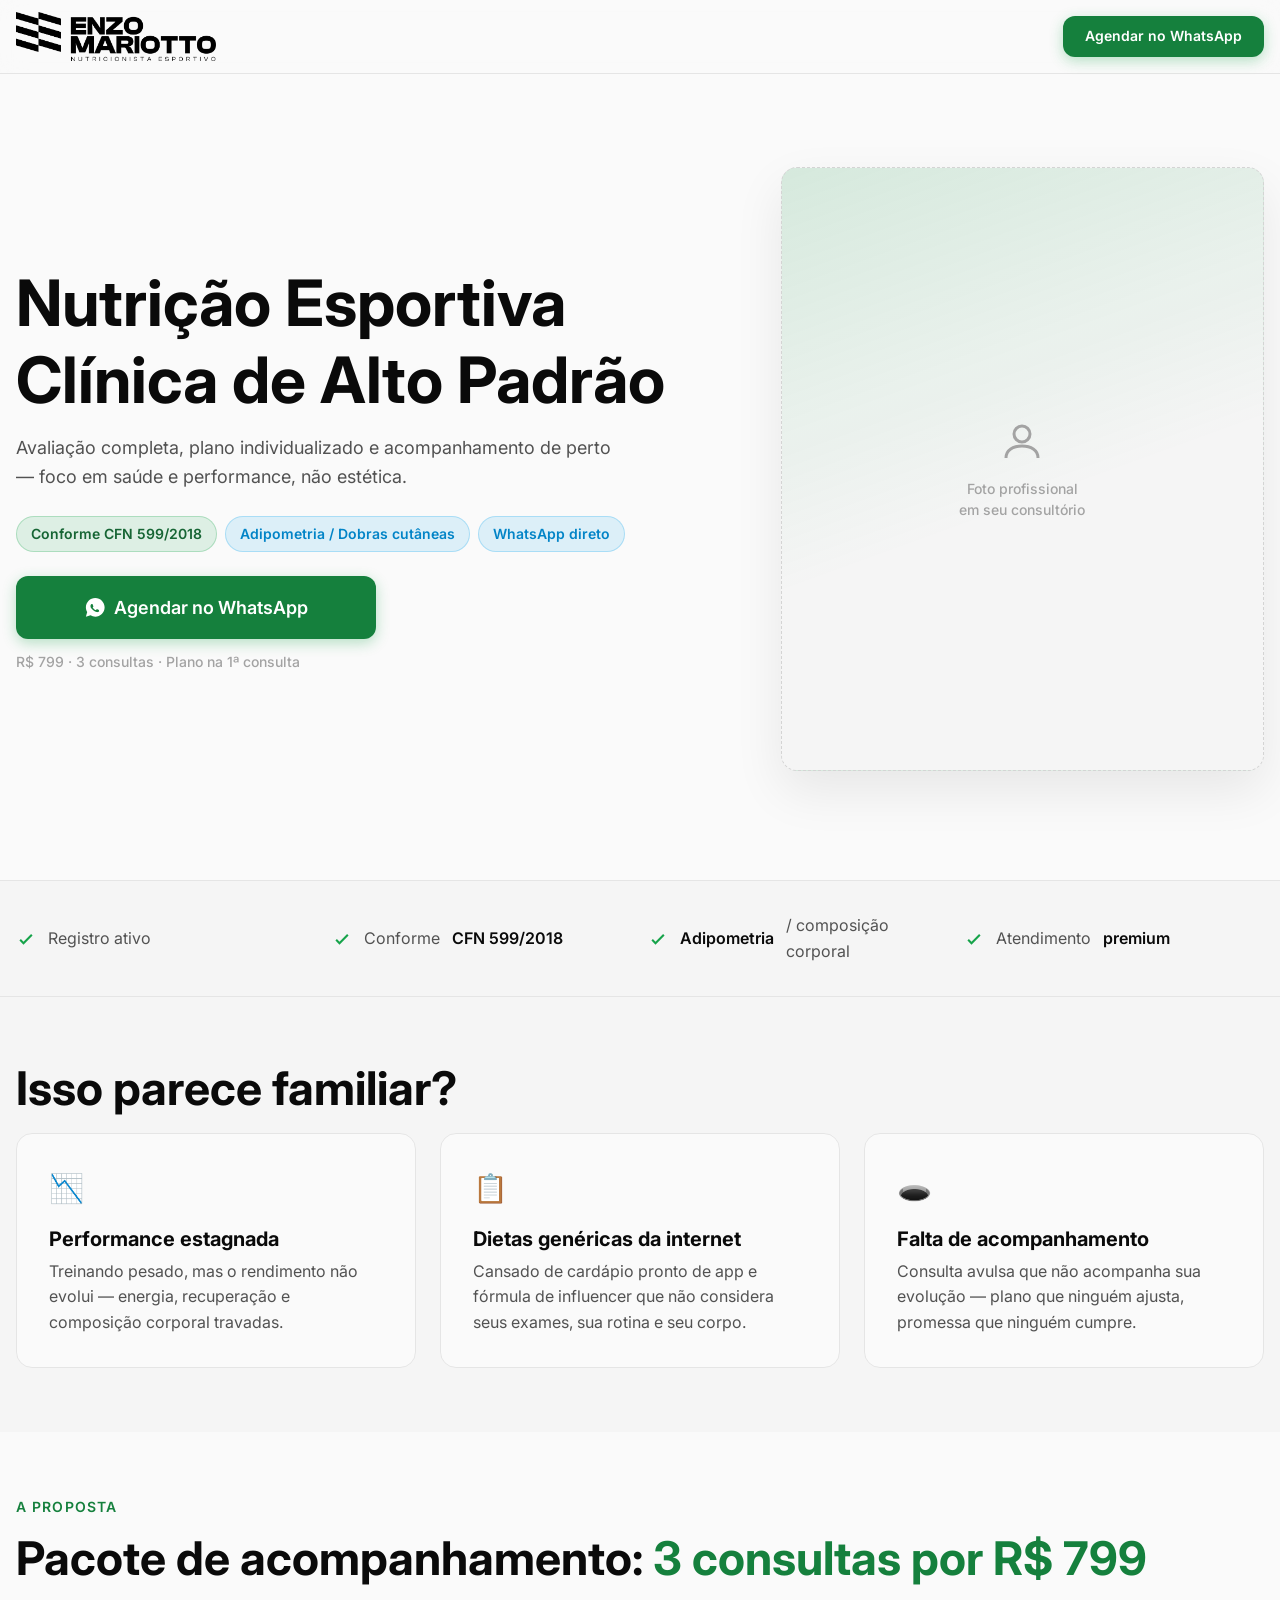
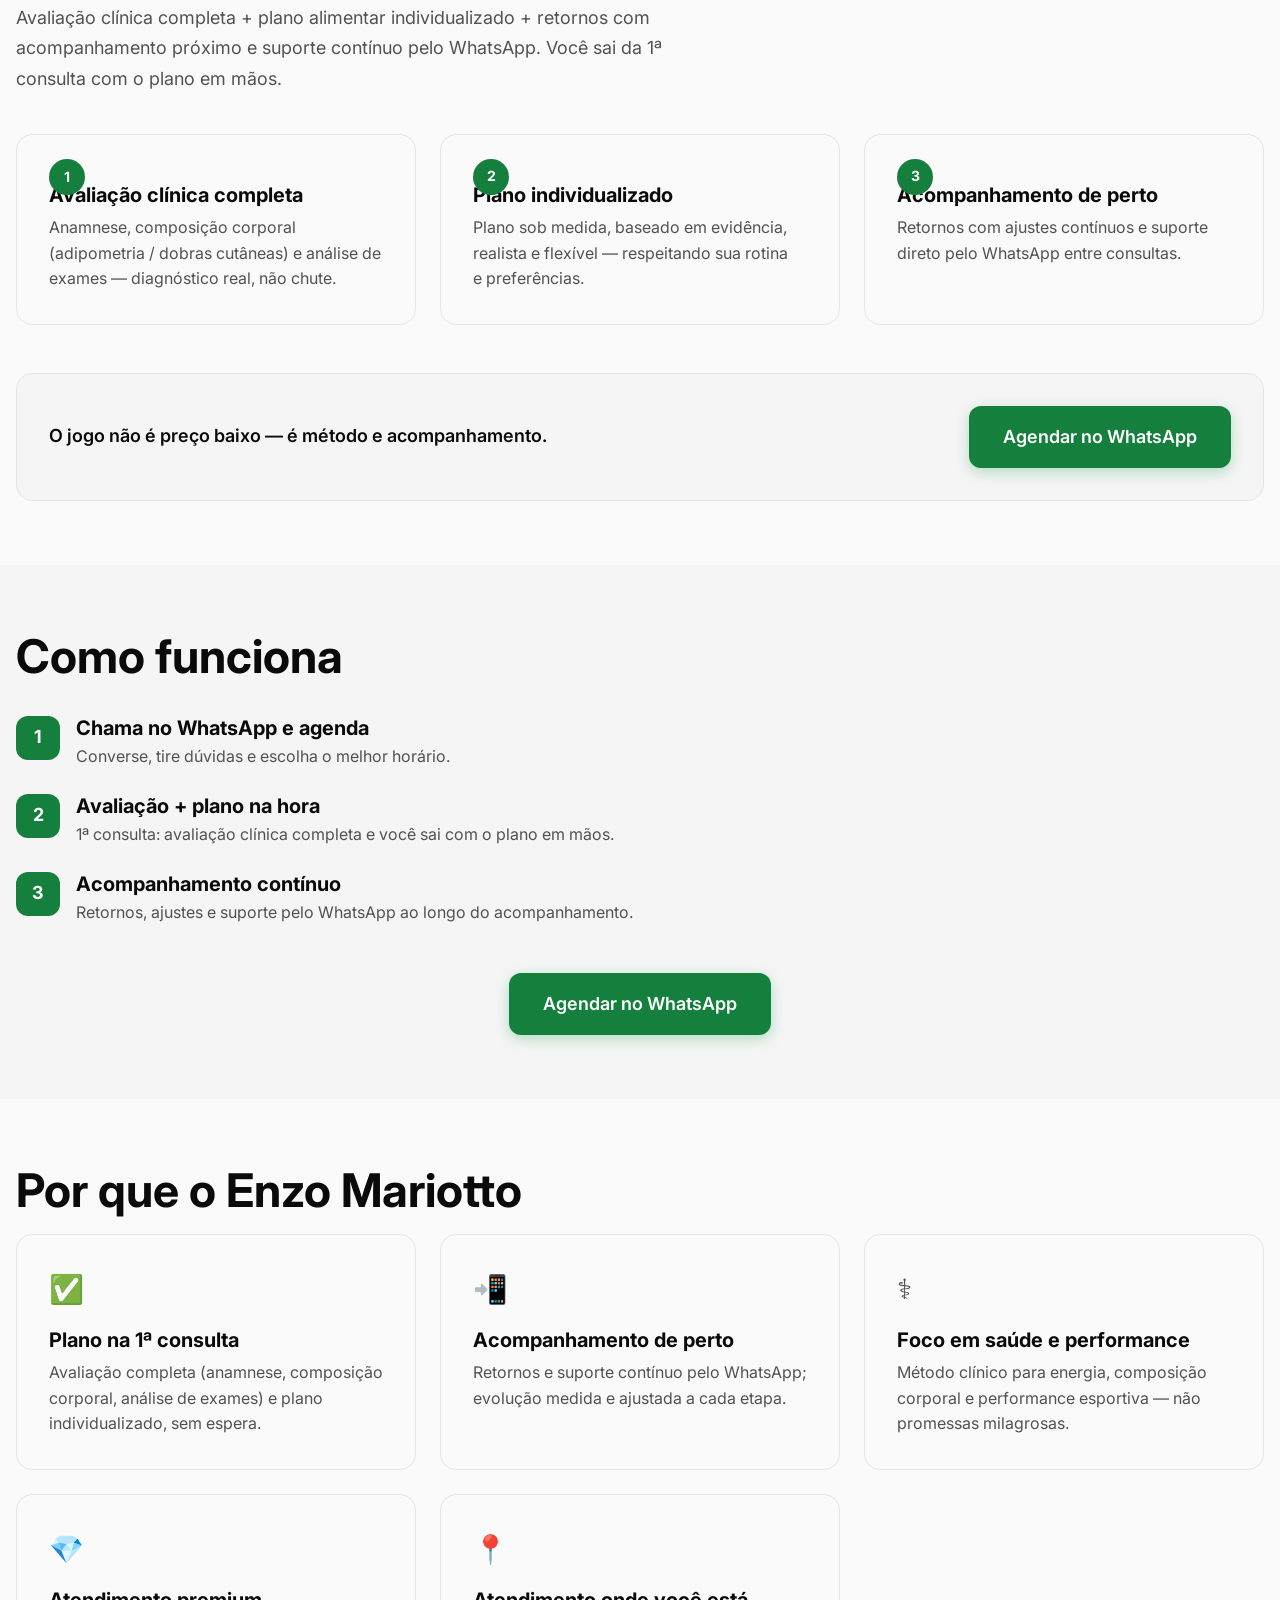
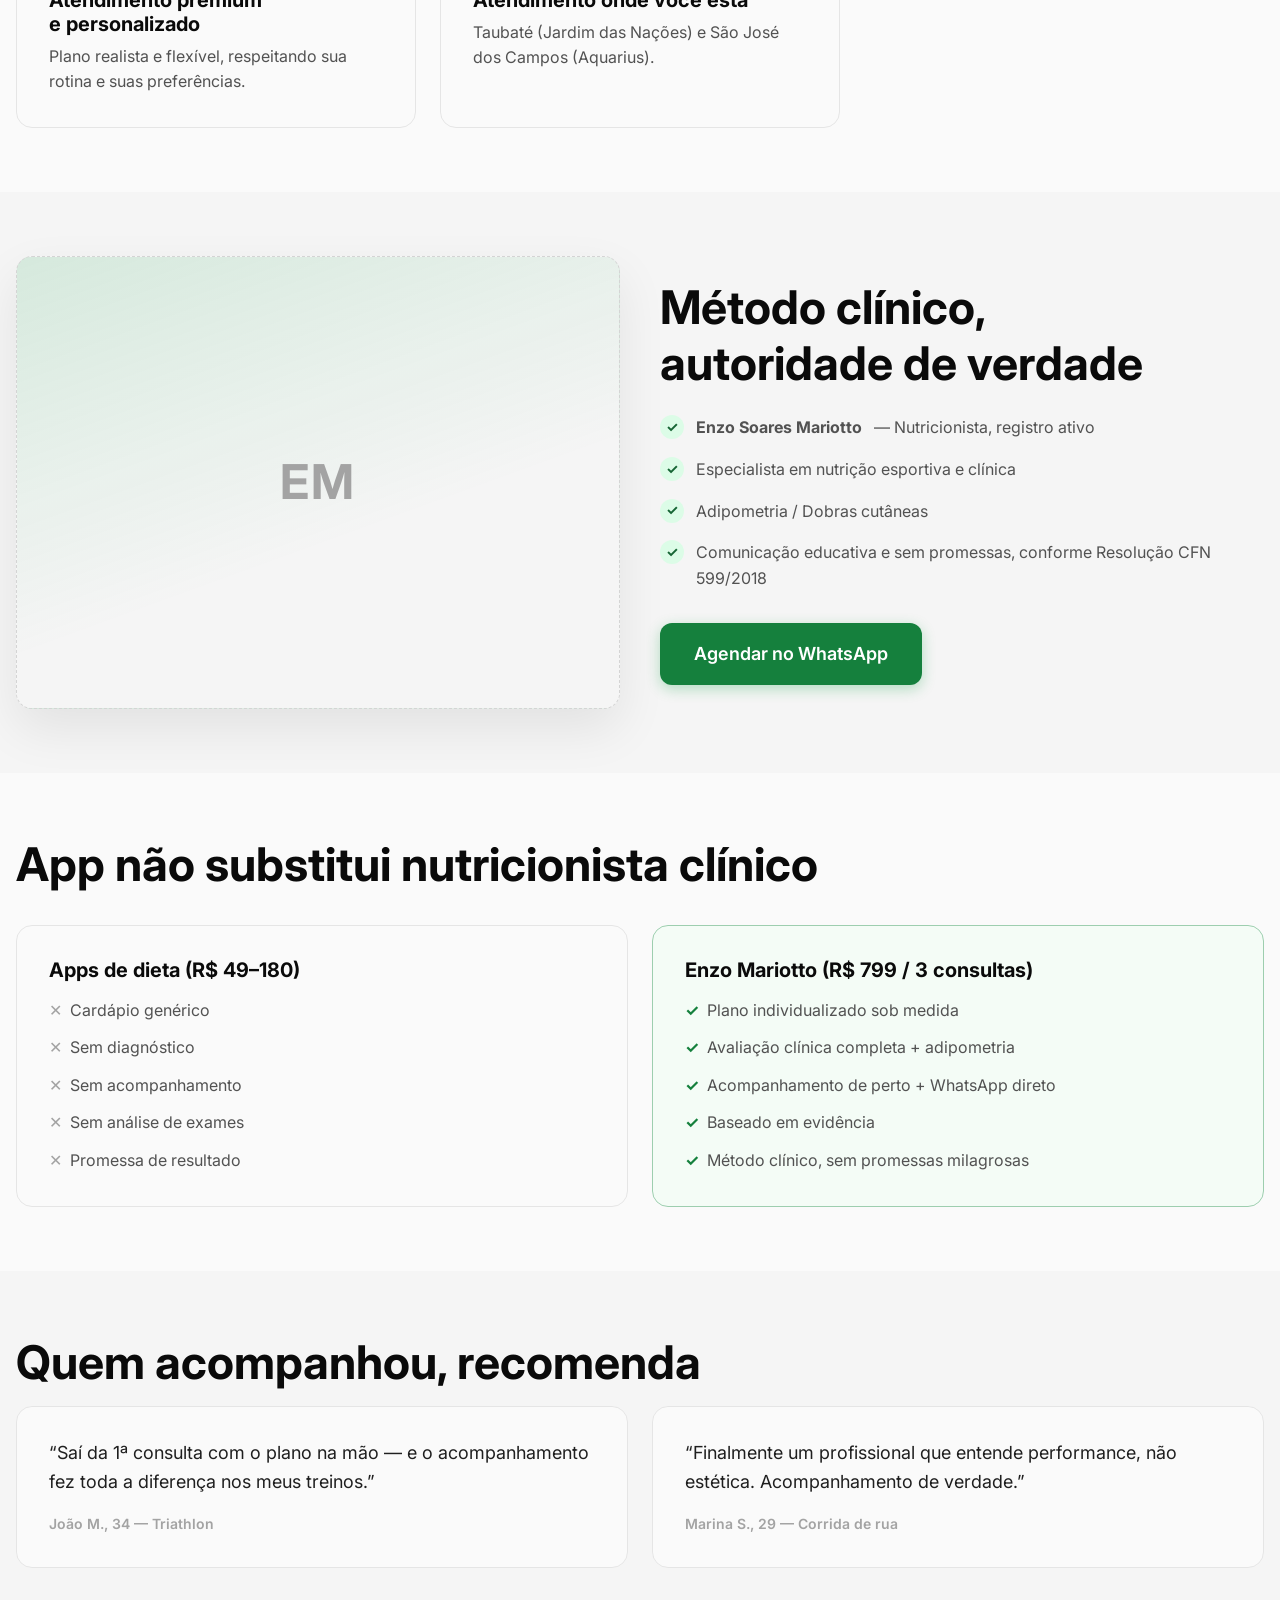
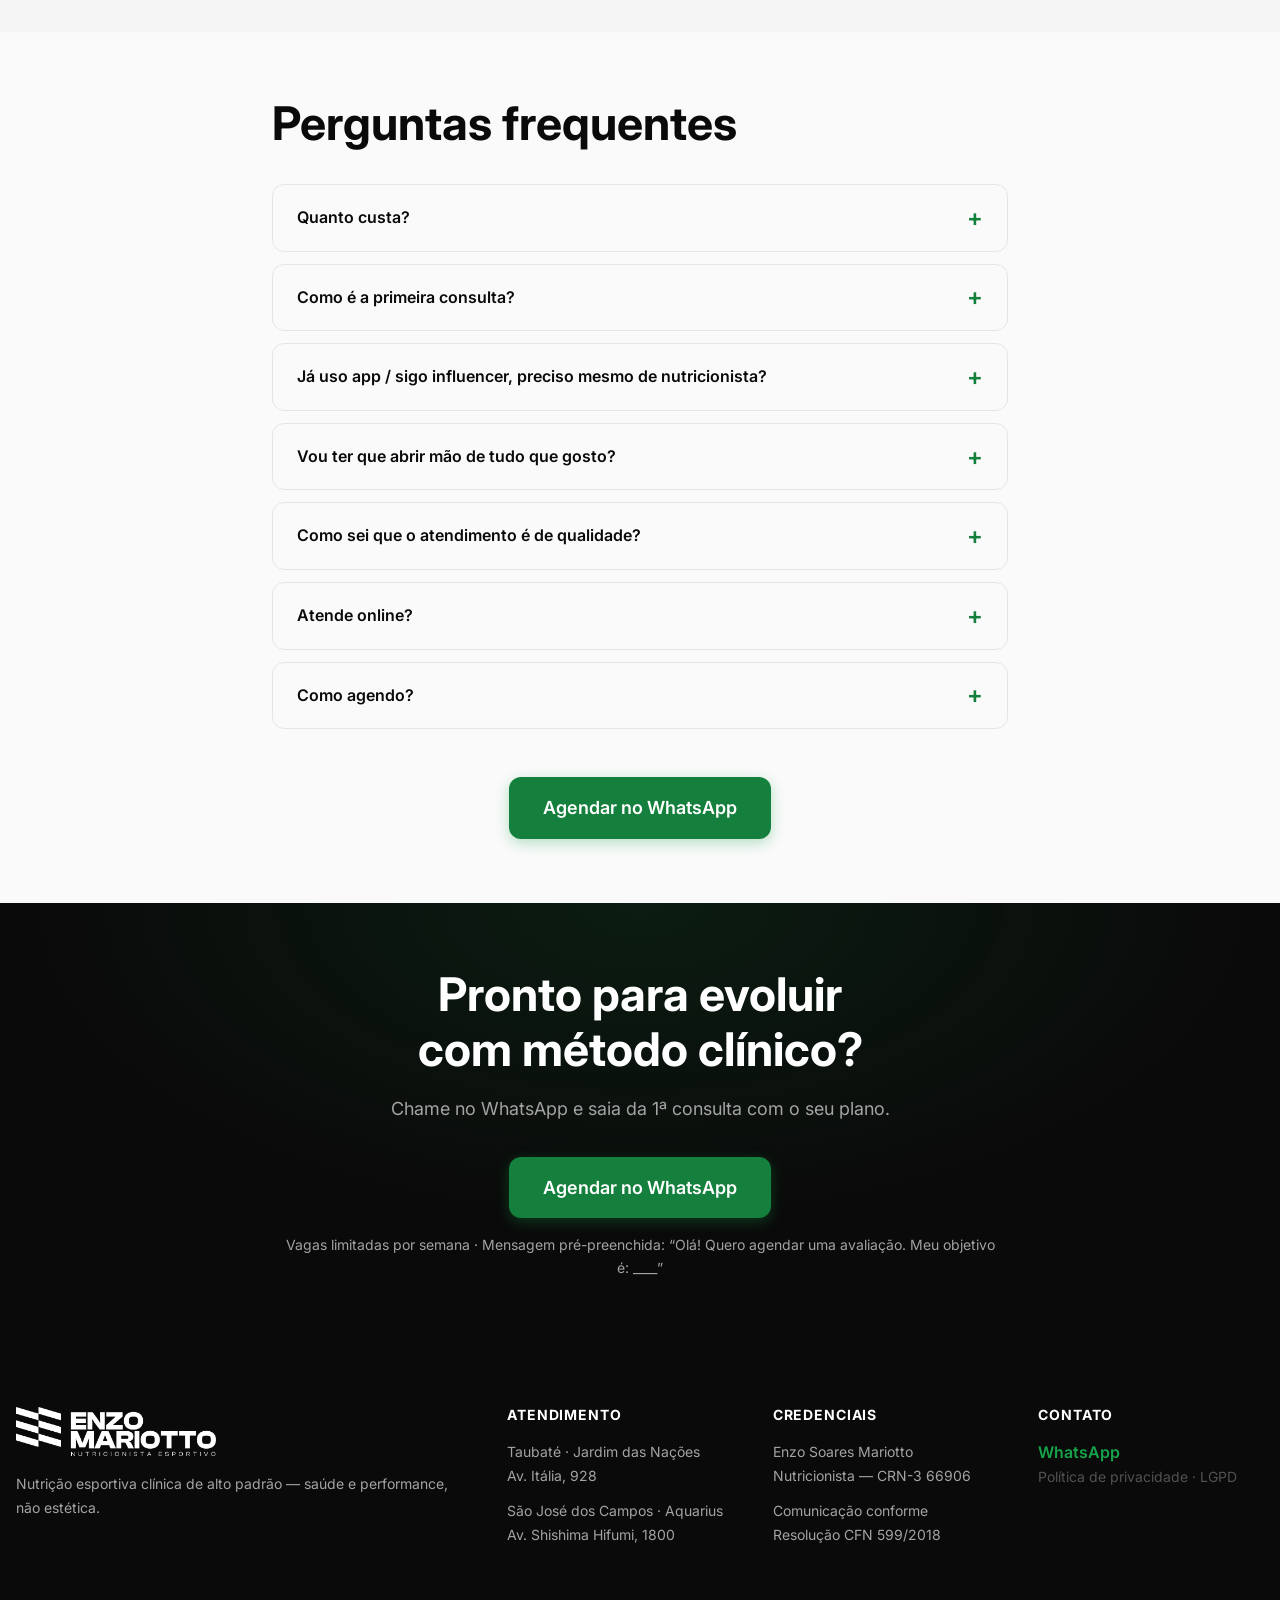
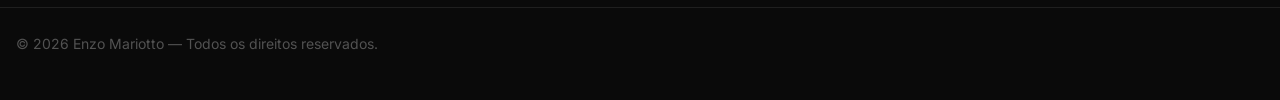
<file: landing-page/index.html>
<!DOCTYPE html>
<html lang="pt-BR">
<head>
  <meta charset="UTF-8">
  <meta name="viewport" content="width=device-width, initial-scale=1.0, viewport-fit=cover">
  <title>Nutrição Esportiva Clínica de Alto Padrão | Enzo Mariotto — Taubaté e São José dos Campos</title>
  <meta name="description" content="Nutrição esportiva clínica de alto padrão. Avaliação completa, plano individualizado e acompanhamento de perto — foco em saúde e performance. Pacote de 3 consultas por R$ 799. Taubaté (Jd. das Nações) e São José dos Campos (Aquarius).">
  <meta name="robots" content="index, follow">
  <link rel="canonical" href="https://www.enzo-mariotto.com.br/">

  <!-- Open Graph -->
  <meta property="og:type" content="website">
  <meta property="og:locale" content="pt_BR">
  <meta property="og:title" content="Nutrição Esportiva Clínica de Alto Padrão | Enzo Mariotto">
  <meta property="og:description" content="Avaliação completa, plano individualizado e acompanhamento de perto — foco em saúde e performance, não estética. 3 consultas por R$ 799.">
  <meta property="og:url" content="https://www.enzo-mariotto.com.br/">
  <meta property="og:image" content="https://www.enzo-mariotto.com.br/assets/logo/logo-preto.png">
  <meta property="og:site_name" content="Enzo Mariotto — Nutrição Esportiva Clínica">

  <!-- Twitter -->
  <meta name="twitter:card" content="summary">
  <meta name="twitter:title" content="Nutrição Esportiva Clínica de Alto Padrão | Enzo Mariotto">
  <meta name="twitter:description" content="Avaliação completa, plano individualizado e acompanhamento de perto — foco em saúde e performance, não estética.">

  <link rel="icon" href="assets/logo/logo-preto.png" type="image/png">

  <!-- Fonts (font-display swap) -->
  <link rel="preconnect" href="https://fonts.googleapis.com">
  <link rel="preconnect" href="https://fonts.gstatic.com" crossorigin>
  <link rel="stylesheet" href="https://fonts.googleapis.com/css2?family=Inter:wght@400;500;600;700&display=swap">

  <link rel="stylesheet" href="css/styles.css">

  <!--
    ============================================================
    JSON-LD — ESTRUTURADOS (LocalBusiness + FAQPage + Service)
    Ajustar: endereços, telefone, url, e manter CRN real.
    ============================================================
  -->
  <script type="application/ld+json">
  {
    "@context": "https://schema.org",
    "@type": "LocalBusiness",
    "@id": "https://www.enzo-mariotto.com.br/#business",
    "name": "Enzo Mariotto — Nutrição Esportiva Clínica",
    "description": "Nutrição esportiva clínica de alto padrão: avaliação completa, plano individualizado e acompanhamento de perto. Foco em saúde e performance, não estética.",
    "url": "https://www.enzo-mariotto.com.br/",
    "image": "https://www.enzo-mariotto.com.br/assets/logo/logo-preto.png",
    "priceRange": "R$ 799 (pacote de 3 consultas)",
    "telephone": "+55XXXXXXXXXX",
    "address": [
      {
        "@type": "PostalAddress",
        "streetAddress": "Av. Itália, 928 — Jardim das Nações",
        "addressLocality": "Taubaté",
        "addressRegion": "SP",
        "addressCountry": "BR"
      },
      {
        "@type": "PostalAddress",
        "streetAddress": "Av. Shishima Hifumi, 1800 — Aquarius",
        "addressLocality": "São José dos Campos",
        "addressRegion": "SP",
        "addressCountry": "BR"
      }
    ],
    "areaServed": ["Taubaté", "São José dos Campos"],
    "makesOffer": {
      "@type": "Offer",
      "name": "Pacote de acompanhamento — 3 consultas",
      "price": "799.00",
      "priceCurrency": "BRL",
      "description": "Avaliação clínica completa + plano alimentar individualizado + retornos com acompanhamento próximo e suporte contínuo pelo WhatsApp."
    },
    "employee": {
      "@type": "Person",
      "name": "Enzo Soares Mariotto",
      "jobTitle": "Nutricionista",
      "memberOf": { "@type": "Organization", "name": "CRN-3" }
    }
  }
  </script>
  <script type="application/ld+json">
  {
    "@context": "https://schema.org",
    "@type": "FAQPage",
    "mainEntity": [
      {
        "@type": "Question",
        "name": "Quanto custa?",
        "acceptedAnswer": { "@type": "Answer", "text": "Pacote de 3 consultas por R$ 799 — avaliação completa, plano individualizado e acompanhamento próximo." }
      },
      {
        "@type": "Question",
        "name": "Como é a primeira consulta?",
        "acceptedAnswer": { "@type": "Answer", "text": "Avaliação clínica completa (anamnese, composição corporal e análise de exames) + plano individualizado — você sai da 1ª consulta com o plano em mãos." }
      },
      {
        "@type": "Question",
        "name": "Já uso app / sigo influencer, preciso mesmo de nutricionista?",
        "acceptedAnswer": { "@type": "Answer", "text": "App entrega cardápio; nutricionista clínico entrega diagnóstico, plano sob medida e acompanhamento baseado em evidência. O acompanhamento é o que faz diferença no resultado." }
      },
      {
        "@type": "Question",
        "name": "Vou ter que abrir mão de tudo que gosto?",
        "acceptedAnswer": { "@type": "Answer", "text": "Não. O plano é realista e progressivo, respeitando sua rotina e suas preferências." }
      },
      {
        "@type": "Question",
        "name": "Como sei que o atendimento é de qualidade?",
        "acceptedAnswer": { "@type": "Answer", "text": "Método clínico baseado em evidência, acompanhamento individualizado e atendimento de alto padrão — sem promessas milagrosas. Registro ativo CRN-3 66906." }
      },
      {
        "@type": "Question",
        "name": "Atende online?",
        "acceptedAnswer": { "@type": "Answer", "text": "O acompanhamento é presencial em Taubaté (Jd. das Nações) e São José dos Campos (Aquarius). Online: a confirmar." }
      },
      {
        "@type": "Question",
        "name": "Como agendo?",
        "acceptedAnswer": { "@type": "Answer", "text": "Direto pelo WhatsApp — converse, tire dúvidas e escolha o melhor horário." }
      }
    ]
  }
  </script>
</head>
<body>
  <a class="skip-link" href="#main">Pular para conteúdo principal</a>

  <!-- ===== HEADER ===== -->
  <header class="site-header" role="banner">
    <div class="container site-header__inner">
      <a href="#hero" class="site-header__brand" aria-label="Enzo Mariotto — Nutrição Esportiva Clínica">
        <img class="site-header__logo site-header__logo--dark" src="assets/logo/logo-preto.png" alt="" width="200" height="49" loading="eager">
        <img class="site-header__logo site-header__logo--light" src="assets/logo/logo-branco.png" alt="" width="200" height="49" loading="eager">
      </a>
      <button class="menu-toggle" aria-label="Abrir menu" style="display: none;">
        ☰
      </button>
      <a class="btn btn-primary site-header__cta" href="#" data-cta-location="header" data-whatsapp-link
         aria-label="Agendar avaliação via WhatsApp — abre conversa no WhatsApp">
        Agendar no WhatsApp
      </a>
    </div>
  </header>

  <main id="main" role="main">

    <!-- ===== HERO ===== -->
    <section id="hero" class="hero" aria-labelledby="hero-headline">
      <div class="container hero__grid">
        <div class="hero__content">
          <h1 id="hero-headline" class="hero__headline animate-fade-up">Nutrição Esportiva Clínica de Alto Padrão</h1>
          <p class="hero__subheadline animate-fade-up">Avaliação completa, plano individualizado e acompanhamento de perto — foco em saúde e performance, não estética.</p>

          <div class="hero__badges animate-fade-up" role="list" aria-label="Credenciais e conformidade">
            <span class="badge badge-success" role="listitem">Conforme CFN 599/2018</span>
            <span class="badge badge-accent" role="listitem">Adipometria / Dobras cutâneas</span>
            <span class="badge badge-accent" role="listitem">WhatsApp direto</span>
          </div>

          <a class="btn btn-primary btn-lg hero__cta animate-fade-up" href="#" data-cta-location="hero" data-whatsapp-link
             aria-label="Agendar avaliação via WhatsApp — abre conversa no WhatsApp">
            <svg class="icon" aria-hidden="true" viewBox="0 0 24 24" fill="currentColor"><path d="M12 2C6.48 2 2 6.48 2 12c0 1.88.52 3.66 1.42 5.18L2 22l4.93-1.39A9.96 9.96 0 0 0 12 22c5.52 0 10-4.48 10-10S17.52 2 12 2zm4.27 14.06c-.2.56-1.17 1.07-1.62 1.11-.42.04-.95.16-2.88-.6-2.32-.9-3.79-3.24-3.91-3.39-.11-.15-.93-1.24-.93-2.37 0-1.13.59-1.68.8-1.91.21-.23.46-.29.61-.29.15 0 .3 0 .43.01.14.01.32-.05.5.38.2.47.65 1.61.71 1.73.06.11.1.24.02.39-.08.15-.12.24-.24.37-.12.13-.25.29-.36.39-.12.12-.24.25-.11.49.13.24.58.96 1.25 1.55.86.76 1.59 1 1.81 1.11.22.11.35.09.48-.06.13-.15.55-.64.7-.86.15-.22.3-.18.5-.11.21.07 1.33.63 1.56.74.23.12.38.18.43.28.06.09.06.53-.14 1.09z"/></svg>
            Agendar no WhatsApp
          </a>
          <p class="hero__microcopy">R$ 799 · 3 consultas · Plano na 1ª consulta</p>
        </div>

        <div class="hero__visual animate-fade-up">
          <!--
            SUBSTITUIR placeholder abaixo pela foto profissional do Enzo:
            <picture>
              <source srcset="assets/hero/enzo-consultorio-hero@2x.avif" type="image/avif" media="(min-width: 1024px)">
              <source srcset="assets/hero/enzo-consultorio-hero@1x.avif" type="image/avif">
              <source srcset="assets/hero/enzo-consultorio-hero@2x.webp" type="image/webp" media="(min-width: 1024px)">
              <source srcset="assets/hero/enzo-consultorio-hero@1x.webp" type="image/webp">
              <img src="assets/hero/enzo-consultorio-hero@1x.webp" alt="Enzo Mariotto em seu consultório de nutrição esportiva clínica" width="720" height="900" loading="eager" fetchpriority="high" class="hero__image">
            </picture>
          -->
          <div class="hero__image hero__image--placeholder" role="img" aria-label="Foto do Enzo Mariotto em seu consultório (a ser fornecida)">
            <svg class="hero__placeholder-icon" aria-hidden="true" viewBox="0 0 24 24" fill="none" stroke="currentColor" stroke-width="1.5">
              <circle cx="12" cy="8" r="4"/>
              <path d="M4 20c0-4 3.6-6 8-6s8 2 8 6"/>
            </svg>
            <span class="hero__placeholder-text">Foto profissional<br>em seu consultório</span>
          </div>
        </div>
      </div>
    </section>

    <!-- ===== PROVA INICIAL ===== -->
    <section class="authority-stack" aria-label="Credenciais e conformidade">
      <div class="container authority-stack__grid">
        <div class="authority-stack__item"><svg class="icon icon--check" aria-hidden="true" viewBox="0 0 24 24" fill="none" stroke="currentColor" stroke-width="2.5"><path d="M5 13l4 4 10-10"/></svg> Registro ativo</div>
        <div class="authority-stack__item"><svg class="icon icon--check" aria-hidden="true" viewBox="0 0 24 24" fill="none" stroke="currentColor" stroke-width="2.5"><path d="M5 13l4 4 10-10"/></svg> Conforme <strong>CFN 599/2018</strong></div>
        <div class="authority-stack__item"><svg class="icon icon--check" aria-hidden="true" viewBox="0 0 24 24" fill="none" stroke="currentColor" stroke-width="2.5"><path d="M5 13l4 4 10-10"/></svg> <strong>Adipometria</strong> / composição corporal</div>
        <div class="authority-stack__item"><svg class="icon icon--check" aria-hidden="true" viewBox="0 0 24 24" fill="none" stroke="currentColor" stroke-width="2.5"><path d="M5 13l4 4 10-10"/></svg> Atendimento <strong>premium</strong></div>
      </div>
    </section>

    <!-- ===== PROBLEMAS ===== -->
    <section class="section section--alt" aria-labelledby="problemas-title">
      <div class="container">
        <h2 class="section__title" id="problemas-title">Isso parece familiar?</h2>
        <div class="card-grid card-grid--3">
          <article class="card">
            <span class="card__icon" aria-hidden="true">📉</span>
            <h3>Performance estagnada</h3>
            <p>Treinando pesado, mas o rendimento não evolui — energia, recuperação e composição corporal travadas.</p>
          </article>
          <article class="card">
            <span class="card__icon" aria-hidden="true">📋</span>
            <h3>Dietas genéricas da internet</h3>
            <p>Cansado de cardápio pronto de app e fórmula de influencer que não considera seus exames, sua rotina e seu corpo.</p>
          </article>
          <article class="card">
            <span class="card__icon" aria-hidden="true">🕳️</span>
            <h3>Falta de acompanhamento</h3>
            <p>Consulta avulsa que não acompanha sua evolução — plano que ninguém ajusta, promessa que ninguém cumpre.</p>
          </article>
        </div>
      </div>
    </section>

    <!-- ===== SOLUÇÃO / PACOTE ===== -->
    <section class="section" aria-labelledby="pacote-title">
      <div class="container">
        <p class="section__eyebrow">A proposta</p>
        <h2 class="section__title" id="pacote-title">Pacote de acompanhamento: <span class="section__title-price">3 consultas por R$ 799</span></h2>
        <p class="section__lead">Avaliação clínica completa + plano alimentar individualizado + retornos com acompanhamento próximo e suporte contínuo pelo WhatsApp. Você sai da 1ª consulta com o plano em mãos.</p>

        <div class="card-grid card-grid--3">
          <article class="card card--step">
            <span class="card__step">1</span>
            <h3>Avaliação clínica completa</h3>
            <p>Anamnese, composição corporal (adipometria / dobras cutâneas) e análise de exames — diagnóstico real, não chute.</p>
          </article>
          <article class="card card--step">
            <span class="card__step">2</span>
            <h3>Plano individualizado</h3>
            <p>Plano sob medida, baseado em evidência, realista e flexível — respeitando sua rotina e preferências.</p>
          </article>
          <article class="card card--step">
            <span class="card__step">3</span>
            <h3>Acompanhamento de perto</h3>
            <p>Retornos com ajustes contínuos e suporte direto pelo WhatsApp entre consultas.</p>
          </article>
        </div>

        <div class="cta-band">
          <p class="cta-band__title">O jogo não é preço baixo — é método e acompanhamento.</p>
          <a class="btn btn-primary btn-lg" href="#" data-cta-location="pacote" data-whatsapp-link>Agendar no WhatsApp</a>
        </div>
      </div>
    </section>

    <!-- ===== COMO FUNCIONA ===== -->
    <section class="section section--alt" aria-labelledby="como-funciona-title">
      <div class="container">
        <h2 class="section__title" id="como-funciona-title">Como funciona</h2>
        <div class="stepper">
          <article class="stepper__step">
            <span class="stepper__number">1</span>
            <div>
              <h3>Chama no WhatsApp e agenda</h3>
              <p>Converse, tire dúvidas e escolha o melhor horário.</p>
            </div>
          </article>
          <article class="stepper__step">
            <span class="stepper__number">2</span>
            <div>
              <h3>Avaliação + plano na hora</h3>
              <p>1ª consulta: avaliação clínica completa e você sai com o plano em mãos.</p>
            </div>
          </article>
          <article class="stepper__step">
            <span class="stepper__number">3</span>
            <div>
              <h3>Acompanhamento contínuo</h3>
              <p>Retornos, ajustes e suporte pelo WhatsApp ao longo do acompanhamento.</p>
            </div>
          </article>
        </div>
        <div class="section__cta-wrap">
          <a class="btn btn-primary btn-lg" href="#" data-cta-location="como-funciona" data-whatsapp-link>Agendar no WhatsApp</a>
        </div>
      </div>
    </section>

    <!-- ===== BENEFÍCIOS ===== -->
    <section class="section" aria-labelledby="beneficios-title">
      <div class="container">
        <h2 class="section__title" id="beneficios-title">Por que o Enzo Mariotto</h2>
        <div class="card-grid card-grid--3">
          <article class="card">
            <span class="card__icon" aria-hidden="true">✅</span>
            <h3>Plano na 1ª consulta</h3>
            <p>Avaliação completa (anamnese, composição corporal, análise de exames) e plano individualizado, sem espera.</p>
          </article>
          <article class="card">
            <span class="card__icon" aria-hidden="true">📲</span>
            <h3>Acompanhamento de perto</h3>
            <p>Retornos e suporte contínuo pelo WhatsApp; evolução medida e ajustada a cada etapa.</p>
          </article>
          <article class="card">
            <span class="card__icon" aria-hidden="true">⚕️</span>
            <h3>Foco em saúde e performance</h3>
            <p>Método clínico para energia, composição corporal e performance esportiva — não promessas milagrosas.</p>
          </article>
          <article class="card">
            <span class="card__icon" aria-hidden="true">💎</span>
            <h3>Atendimento premium e personalizado</h3>
            <p>Plano realista e flexível, respeitando sua rotina e suas preferências.</p>
          </article>
          <article class="card">
            <span class="card__icon" aria-hidden="true">📍</span>
            <h3>Atendimento onde você está</h3>
            <p>Taubaté (Jardim das Nações) e São José dos Campos (Aquarius).</p>
          </article>
        </div>
      </div>
    </section>

    <!-- ===== AUTORIDADE / SOBRE ===== -->
    <section class="section section--alt" aria-labelledby="autoridade-title">
      <div class="container authority">
        <div class="authority__visual">
          <!-- SUBSTITUIR placeholder pela foto profissional (Sobre / consultório). -->
          <div class="authority__image authority__image--placeholder" role="img" aria-label="Foto do Enzo Mariotto (a ser fornecida)">
            <span class="authority__initials">EM</span>
          </div>
        </div>
        <div class="authority__content">
          <h2 class="section__title" id="autoridade-title">Método clínico, autoridade de verdade</h2>
<ul class="credential-list">
            <li><strong>Enzo Soares Mariotto</strong> — Nutricionista, registro ativo</li>
            <li>Especialista em nutrição esportiva e clínica</li>
            <li>Adipometria / Dobras cutâneas</li>
            <li>Comunicação educativa e sem promessas, conforme Resolução CFN 599/2018</li>
          </ul>
          <a class="btn btn-primary btn-lg" href="#" data-cta-location="autoridade" data-whatsapp-link>Agendar no WhatsApp</a>
        </div>
      </div>
    </section>

    <!-- ===== DIFERENCIAIS VS APPS ===== -->
    <section class="section" aria-labelledby="diferenciais-title">
      <div class="container">
        <h2 class="section__title" id="diferenciais-title">App não substitui nutricionista clínico</h2>
        <div class="comparison">
          <div class="comparison__col comparison__col--apps">
            <h3>Apps de dieta (R$ 49–180)</h3>
            <ul>
              <li>Cardápio genérico</li>
              <li>Sem diagnóstico</li>
              <li>Sem acompanhamento</li>
              <li>Sem análise de exames</li>
              <li>Promessa de resultado</li>
            </ul>
          </div>
          <div class="comparison__col comparison__col--enzo">
            <h3>Enzo Mariotto (R$ 799 / 3 consultas)</h3>
            <ul>
              <li>Plano individualizado sob medida</li>
              <li>Avaliação clínica completa + adipometria</li>
              <li>Acompanhamento de perto + WhatsApp direto</li>
              <li>Baseado em evidência</li>
              <li>Método clínico, sem promessas milagrosas</li>
            </ul>
          </div>
        </div>
      </div>
    </section>

    <!-- ===== DEPOIMENTOS ===== -->
    <section class="section section--alt" aria-labelledby="depoimentos-title">
      <div class="container">
        <h2 class="section__title" id="depoimentos-title">Quem acompanhou, recomenda</h2>
        <!--
          ATENÇÃO CFN: substituir os textos abaixo por depoimentos REAIS e AUTORIZADOS de pacientes
          (nome + contexto), conforme Código de Ética. Não publicar sem autorização por escrito.
        -->
        <div class="card-grid card-grid--2">
          <figure class="card testimonial">
            <blockquote>“Saí da 1ª consulta com o plano na mão — e o acompanhamento fez toda a diferença nos meus treinos.”</blockquote>
            <figcaption>João M., 34 — Triathlon</figcaption>
          </figure>
          <figure class="card testimonial">
            <blockquote>“Finalmente um profissional que entende performance, não estética. Acompanhamento de verdade.”</blockquote>
            <figcaption>Marina S., 29 — Corrida de rua</figcaption>
          </figure>
        </div>
      </div>
    </section>

    <!-- ===== FAQ ===== -->
    <section class="section" aria-labelledby="faq-title">
      <div class="container container--md">
        <h2 class="section__title" id="faq-title">Perguntas frequentes</h2>
        <div class="faq">
          <details class="faq__item">
            <summary class="faq__question">Quanto custa?</summary>
            <div class="faq__answer"><p>Pacote de 3 consultas por R$ 799 — avaliação completa, plano individualizado e acompanhamento próximo.</p></div>
          </details>
          <details class="faq__item">
            <summary class="faq__question">Como é a primeira consulta?</summary>
            <div class="faq__answer"><p>Avaliação clínica completa (anamnese, composição corporal e análise de exames) + plano individualizado — você sai da 1ª consulta com o plano em mãos.</p></div>
          </details>
          <details class="faq__item">
            <summary class="faq__question">Já uso app / sigo influencer, preciso mesmo de nutricionista?</summary>
            <div class="faq__answer"><p>App entrega cardápio; nutricionista clínico entrega diagnóstico, plano sob medida e acompanhamento baseado em evidência. O acompanhamento é o que faz diferença no resultado.</p></div>
          </details>
          <details class="faq__item">
            <summary class="faq__question">Vou ter que abrir mão de tudo que gosto?</summary>
            <div class="faq__answer"><p>Não. Plano realista e progressivo, respeitando sua rotina e suas preferências.</p></div>
          </details>
          <details class="faq__item">
            <summary class="faq__question">Como sei que o atendimento é de qualidade?</summary>
            <div class="faq__answer"><p>Método clínico baseado em evidência, acompanhamento individualizado e registro ativo CRN-3 66906 — sem promessas milagrosas.</p></div>
          </details>
          <details class="faq__item">
            <summary class="faq__question">Atende online?</summary>
            <div class="faq__answer"><p>O acompanhamento é presencial em Taubaté (Jd. das Nações) e São José dos Campos (Aquarius). Online: a confirmar.</p></div>
          </details>
          <details class="faq__item">
            <summary class="faq__question">Como agendo?</summary>
            <div class="faq__answer"><p>Direto pelo WhatsApp — converse, tire dúvidas e escolha o melhor horário.</p></div>
          </details>
        </div>
        <div class="section__cta-wrap">
          <a class="btn btn-primary btn-lg" href="#" data-cta-location="faq" data-whatsapp-link>Agendar no WhatsApp</a>
        </div>
      </div>
    </section>

    <!-- ===== CTA FINAL ===== -->
    <section class="section section--final-cta" aria-labelledby="final-cta-title">
      <div class="container container--md">
        <h2 class="section__title" id="final-cta-title">Pronto para evoluir com método clínico?</h2>
        <p class="section__lead">Chame no WhatsApp e saia da 1ª consulta com o seu plano.</p>
        <a class="btn btn-primary btn-lg" href="#" data-cta-location="footer" data-whatsapp-link>Agendar no WhatsApp</a>
        <p class="section__microcopy">Vagas limitadas por semana · Mensagem pré-preenchida: “Olá! Quero agendar uma avaliação. Meu objetivo é: ____”</p>
      </div>
    </section>

  </main>

  <!-- ===== FOOTER ===== -->
  <footer class="site-footer" role="contentinfo">
    <div class="container site-footer__grid">
      <div class="site-footer__brand">
        <img class="site-footer__logo" src="assets/logo/logo-branco.png" alt="Enzo Mariotto — Nutrição Esportiva Clínica" width="200" height="49" loading="lazy">
        <p>Nutrição esportiva clínica de alto padrão — saúde e performance, não estética.</p>
      </div>
      <div class="site-footer__col">
        <h4>Atendimento</h4>
        <!-- Endereços a confirmar com o Enzo -->
        <p>Taubaté · Jardim das Nações<br>Av. Itália, 928</p>
        <p>São José dos Campos · Aquarius<br>Av. Shishima Hifumi, 1800</p>
      </div>
      <div class="site-footer__col">
        <h4>Credenciais</h4>
        <p>Enzo Soares Mariotto<br>Nutricionista — CRN-3 66906</p>
        <p>Comunicação conforme Resolução CFN 599/2018</p>
      </div>
      <div class="site-footer__col">
        <h4>Contato</h4>
        <a class="site-footer__link" href="#" data-whatsapp-link>WhatsApp</a>
        <p class="site-footer__muted">Política de privacidade · LGPD</p>
      </div>
    </div>
    <div class="container site-footer__bottom">
      <p>© <span data-year>2026</span> Enzo Mariotto — Todos os direitos reservados.</p>
    </div>
  </footer>

  <!-- ===== STICKY CTA (mobile) ===== -->
  <a class="sticky-cta" href="#" data-cta-location="sticky" data-whatsapp-link
     aria-label="Agendar avaliação via WhatsApp — abre conversa no WhatsApp">
    <svg class="icon" aria-hidden="true" viewBox="0 0 24 24" fill="currentColor"><path d="M12 2C6.48 2 2 6.48 2 12c0 1.88.52 3.66 1.42 5.18L2 22l4.93-1.39A9.96 9.96 0 0 0 12 22c5.52 0 10-4.48 10-10S17.52 2 12 2zm4.27 14.06c-.2.56-1.17 1.07-1.62 1.11-.42.04-.95.16-2.88-.6-2.32-.9-3.79-3.24-3.91-3.39-.11-.15-.93-1.24-.93-2.37 0-1.13.59-1.68.8-1.91.21-.23.46-.29.61-.29.15 0 .3 0 .43.01.14.01.32-.05.5.38.2.47.65 1.61.71 1.73.06.11.1.24.02.39-.08.15-.12.24-.24.37-.12.13-.25.29-.36.39-.12.12-.24.25-.11.49.13.24.58.96 1.25 1.55.86.76 1.59 1 1.81 1.11.22.11.35.09.48-.06.13-.15.55-.64.7-.86.15-.22.3-.18.5-.11.21.07 1.33.63 1.56.74.23.12.38.18.43.28.06.09.06.53-.14 1.09z"/></svg>
    Agendar no WhatsApp
  </a>

  <script>document.documentElement.classList.add("js");</script>
  <script src="js/main.js" defer></script>
</body>
</html>
</file>
<file: css/styles.css>
/* ============================================================
   styles.css — Main Stylesheet (@import chain)
   ============================================================ */
@import url("0-tokens.css");
@import url("1-base.css");
@import url("2-components.css");
@import url("3-layout.css");
@import url("4-utilities.css");
</file>
<file: landing-page/css/styles.css>
/* ============================================================
   Design System — Enzo Mariotto · Nutrição Esportiva Clínica
   Referências: Apple, Stripe, Linear, Framer, Vercel
   Base: landing-page/design-system.md
   ============================================================ */

:root {
  /* Paleta primária (confiança clínica) */
  --color-primary-50:  #f0fdf4;
  --color-primary-100: #dcfce7;
  --color-primary-200: #bbf7d0;
  --color-primary-500: #16a34a;
  --color-primary-600: #15803d;
  --color-primary-700: #166534;

  /* Secundária (performance/ciência) */
  --color-accent-50:  #f0f9ff;
  --color-accent-100: #e0f2fe;
  --color-accent-500: #0ea5e9;
  --color-accent-600: #0284c7;

  /* Neutros */
  --color-gray-50:  #fafafa;
  --color-gray-100: #f5f5f5;
  --color-gray-200: #e5e5e5;
  --color-gray-300: #d4d4d4;
  --color-gray-400: #a3a3a3;
  --color-gray-600: #525252;
  --color-gray-800: #1f1f1f;
  --color-gray-900: #171717;
  --color-gray-950: #0a0a0a;

  /* Semânticos */
  --color-success: #16a34a;
  --color-trust:   #0ea5e9;

  /* Tipografia */
  --font-sans: "Inter", system-ui, -apple-system, "Segoe UI", Roboto, sans-serif;
  --text-display: clamp(2.5rem, 5vw + 1rem, 4rem);
  --text-h1: clamp(2rem, 3vw + 0.5rem, 3rem);
  --text-h2: clamp(1.5rem, 2vw + 0.5rem, 2.25rem);
  --text-h3: 1.25rem;
  --text-body-lg: 1.125rem;
  --text-body: 1rem;
  --text-sm: 0.875rem;
  --text-xs: 0.75rem;

  /* Espaçamentos (8px system) */
  --space-1: 0.25rem;
  --space-2: 0.5rem;
  --space-3: 0.75rem;
  --space-4: 1rem;
  --space-5: 1.25rem;
  --space-6: 1.5rem;
  --space-8: 2rem;
  --space-10: 2.5rem;
  --space-12: 3rem;
  --space-16: 4rem;
  --space-20: 5rem;
  --space-24: 6rem;

  /* Layout */
  --container-md: 768px;
  --container-lg: 1024px;
  --container-xl: 1280px;

  /* Raios */
  --radius-sm: 0.375rem;
  --radius-md: 0.5rem;
  --radius-lg: 0.75rem;
  --radius-xl: 1rem;

  /* Sombras */
  --shadow-sm: 0 1px 2px rgba(0, 0, 0, 0.05);
  --shadow-md: 0 4px 14px rgba(0, 0, 0, 0.08);
  --shadow-lg: 0 20px 50px rgba(0, 0, 0, 0.08);

  /* Transições */
  --ease-out: cubic-bezier(0.4, 0, 0.2, 1);
  --t-fast: 150ms ease;
  --t-normal: 200ms ease;
  --t-slow: 300ms ease;

  color-scheme: light;
}

@media (prefers-color-scheme: dark) {
  :root {
    --color-gray-50:  #0a0a0a;
    --color-gray-100: #171717;
    --color-gray-200: #262626;
    --color-gray-300: #404040;
    --color-gray-400: #737373;
    --color-gray-600: #a3a3a3;
    --color-gray-800: #f5f5f5;
    --color-gray-900: #fafafa;
    --color-gray-950: #ffffff;
    --color-primary-50: #052e16;
    --color-primary-100: #052e16;
    --color-primary-200: #14532d;
    --color-accent-50: #082f49;
    --color-accent-100: #082f49;
    color-scheme: dark;
  }
}

/* ---------- Reset / Base ---------- */
*, *::before, *::after { box-sizing: border-box; }

html {
  scroll-behavior: smooth;
  -webkit-text-size-adjust: 100%;
}

body {
  margin: 0;
  font-family: var(--font-sans);
  font-size: var(--text-body);
  line-height: 1.6;
  color: var(--color-gray-600);
  background: var(--color-gray-50);
  -webkit-font-smoothing: antialiased;
}

h1, h2, h3, h4, p, figure, blockquote, ul { margin: 0; }
ul { padding: 0; list-style: none; }
img { max-width: 100%; height: auto; display: block; }
a { color: inherit; text-decoration: none; }

h1, h2, h3, h4 {
  color: var(--color-gray-950);
  line-height: 1.2;
  text-wrap: balance;
}
p { text-wrap: pretty; }

:focus-visible {
  outline: 3px solid var(--color-primary-200);
  outline-offset: 2px;
}

::selection { background: var(--color-primary-100); color: var(--color-gray-950); }

/* ---------- Utilidades ---------- */
.container {
  width: 100%;
  max-width: var(--container-xl);
  margin-inline: auto;
  padding-inline: var(--space-4);
}
.container--md { max-width: var(--container-md); }

.skip-link {
  position: absolute;
  top: -100%;
  left: var(--space-4);
  z-index: 200;
  padding: var(--space-3) var(--space-4);
  background: var(--color-primary-600);
  color: #fff;
  border-radius: var(--radius-md);
  font-weight: 600;
  transition: top var(--t-fast);
}
.skip-link:focus { top: var(--space-4); }

.icon { width: 1.25em; height: 1.25em; flex: none; }
.icon--check { color: var(--color-success); }

/* ---------- Botões ---------- */
.btn {
  display: inline-flex;
  align-items: center;
  justify-content: center;
  gap: var(--space-2);
  padding: 0.875rem 1.5rem;
  border-radius: var(--radius-lg);
  font-weight: 600;
  font-size: 1rem;
  line-height: 1.2;
  text-align: center;
  cursor: pointer;
  border: 2px solid transparent;
  transition: background var(--t-fast), transform var(--t-fast), box-shadow var(--t-fast), border-color var(--t-fast);
}
.btn-lg { padding: 1.125rem 2rem; font-size: 1.125rem; }

.btn-primary {
  background: var(--color-primary-600);
  color: #fff;
  box-shadow: 0 4px 14px rgba(22, 163, 74, 0.3);
}
.btn-primary:hover {
  background: var(--color-primary-700);
  transform: translateY(-1px);
  box-shadow: 0 6px 20px rgba(22, 163, 74, 0.4);
}
.btn-primary:active { transform: translateY(0) scale(0.98); }

/* ---------- Badges ---------- */
.badge {
  display: inline-flex;
  align-items: center;
  gap: var(--space-2);
  padding: 0.375rem 0.875rem;
  border-radius: 9999px;
  font-size: var(--text-sm);
  font-weight: 600;
  color: var(--color-gray-800);
  background: var(--color-gray-100);
  border: 1px solid var(--color-gray-200);
}
.badge-trust   { background: rgba(14, 165, 233, 0.12); color: var(--color-accent-600); border-color: rgba(14, 165, 233, 0.25); }
.badge-success { background: rgba(22, 163, 74, 0.12); color: var(--color-primary-700); border-color: rgba(22, 163, 74, 0.25); }
.badge-accent  { background: rgba(14, 165, 233, 0.12); color: var(--color-accent-600); border-color: rgba(14, 165, 233, 0.25); }

/* ---------- Header ---------- */
.site-header {
  position: sticky;
  top: 0;
  z-index: 100;
  background: color-mix(in srgb, var(--color-gray-50) 85%, transparent);
  -webkit-backdrop-filter: blur(12px);
  backdrop-filter: blur(12px);
  border-bottom: 1px solid var(--color-gray-200);
}
.site-header__inner {
  display: flex;
  align-items: center;
  justify-content: space-between;
  gap: var(--space-4);
  padding-block: var(--space-3);
}
.site-header__logo { width: 200px; height: auto; }
.site-header__logo--light { display: none; }

@media (prefers-color-scheme: dark) {
  .site-header__logo--dark { display: none; }
  .site-header__logo--light { display: block; }
}

.site-header__cta { padding: 0.625rem 1.25rem; font-size: var(--text-sm); }

@media (max-width: 1023px) {
  .site-header__inner {
    position: relative;
  }
  .menu-toggle {
    display: block;
    position: absolute;
    right: var(--space-4);
    top: 50%;
    transform: translateY(-50%);
    background: none;
    border: none;
    color: var(--color-gray-950);
    font-size: 1.5rem;
    cursor: pointer;
    z-index: 101;
  }
  .sticky-cta { display: inline-flex; }
  body { padding-bottom: calc(5.5rem + env(safe-area-inset-bottom)); }
}

/* ---------- Sections ---------- */
.section { padding-block: var(--space-16); }
.section--alt { background: var(--color-gray-100); }
.section--final-cta {
  background:
    radial-gradient(80% 120% at 50% 0%, color-mix(in srgb, var(--color-primary-500) 12%, transparent), transparent 60%),
    var(--color-gray-950);
  color: var(--color-gray-600);
  text-align: center;
}
.section--final-cta .section__title { color: #fff; }
.section--final-cta .section__lead { color: var(--color-gray-400); max-width: 52ch; margin-inline: auto; margin-bottom: var(--space-8); }

.section__eyebrow {
  text-transform: uppercase;
  letter-spacing: 0.08em;
  font-weight: 600;
  font-size: var(--text-sm);
  color: var(--color-primary-600);
  margin-bottom: var(--space-3);
}
.section__title { font-size: var(--text-h1); margin-bottom: var(--space-4); }
.section__title-price { color: var(--color-primary-600); }
.section__lead { font-size: var(--text-body-lg); line-height: 1.7; max-width: 60ch; margin-bottom: var(--space-10); }
.section__cta-wrap { margin-top: var(--space-12); text-align: center; }
.section__microcopy { margin-top: var(--space-4); color: var(--color-gray-400); font-size: var(--text-sm); }

/* ---------- Cards ---------- */
.card-grid { display: grid; gap: var(--space-6); }
.card-grid--2 { grid-template-columns: 1fr; }
.card-grid--3 { grid-template-columns: 1fr; }

.card {
  background: var(--color-gray-50);
  border: 1px solid var(--color-gray-200);
  border-radius: var(--radius-xl);
  padding: var(--space-8);
  transition: border-color var(--t-normal), box-shadow var(--t-normal), transform var(--t-normal);
}
.card:hover { border-color: var(--color-gray-300); box-shadow: var(--shadow-lg); transform: translateY(-2px); }
.card h3 { font-size: var(--text-h3); margin-bottom: var(--space-2); }
.card p { font-size: var(--text-body); }
.card__icon { font-size: 1.75rem; display: inline-block; margin-bottom: var(--space-4); }

.card--step { position: relative; padding-top: var(--space-12); }
.card__step {
  position: absolute;
  top: var(--space-6);
  left: var(--space-8);
  width: 2.25rem;
  height: 2.25rem;
  display: grid;
  place-items: center;
  border-radius: 9999px;
  background: var(--color-primary-600);
  color: #fff;
  font-weight: 700;
  font-size: var(--text-sm);
}

/* ---------- Hero ---------- */
.hero { padding-block: var(--space-12) var(--space-16); }
.hero__grid { display: grid; gap: var(--space-10); align-items: start; }
.hero__headline { font-size: var(--text-display); font-weight: 700; max-width: 16ch; }
.hero__subheadline { font-size: var(--text-body-lg); color: var(--color-gray-600); max-width: 55ch; margin-top: var(--space-4); }
.hero__badges { display: flex; flex-wrap: wrap; gap: var(--space-2); margin-top: var(--space-6); }
.hero__cta { margin-top: var(--space-6); width: 100%; max-width: 320px; }
.hero__microcopy { margin-top: var(--space-3); color: var(--color-gray-400); font-size: var(--text-sm); font-weight: 500; }

.hero__visual { order: -1; }
.hero__image {
  width: 100%;
  aspect-ratio: 4 / 5;
  border-radius: var(--radius-xl);
  object-fit: cover;
  box-shadow: var(--shadow-lg);
}
.hero__image--placeholder {
  display: grid;
  place-content: center;
  text-align: center;
  gap: var(--space-3);
  background:
    linear-gradient(160deg, color-mix(in srgb, var(--color-primary-500) 14%, transparent), transparent 55%),
    var(--color-gray-100);
  border: 1px dashed var(--color-gray-300);
  color: var(--color-gray-400);
}
.hero__placeholder-icon { width: 3rem; height: 3rem; margin-inline: auto; }
.hero__placeholder-text { font-size: var(--text-sm); font-weight: 500; line-height: 1.5; }

/* ---------- Authority stack ---------- */
.authority-stack { background: var(--color-gray-100); border-block: 1px solid var(--color-gray-200); }
.authority-stack__grid {
  display: grid;
  grid-template-columns: 1fr;
  gap: var(--space-4);
  padding-block: var(--space-8);
}
.authority-stack__item { display: flex; align-items: center; gap: var(--space-3); font-size: var(--text-body); }
.authority-stack__item strong { color: var(--color-gray-950); font-weight: 600; }

/* ---------- CTA band ---------- */
.cta-band {
  margin-top: var(--space-12);
  padding: var(--space-8);
  border-radius: var(--radius-xl);
  background: var(--color-gray-100);
  border: 1px solid var(--color-gray-200);
  display: flex;
  flex-direction: column;
  gap: var(--space-4);
  align-items: flex-start;
}
.cta-band__title { font-size: var(--text-body-lg); font-weight: 600; color: var(--color-gray-950); }

/* ---------- Stepper ---------- */
.stepper { display: grid; gap: var(--space-6); margin-top: var(--space-8); }
.stepper__step { display: flex; gap: var(--space-4); align-items: flex-start; }
.stepper__number {
  flex: none;
  width: 2.75rem;
  height: 2.75rem;
  display: grid;
  place-items: center;
  border-radius: var(--radius-lg);
  background: var(--color-primary-600);
  color: #fff;
  font-weight: 700;
  font-size: 1.125rem;
}
.stepper__step h3 { font-size: var(--text-h3); margin-bottom: var(--space-1); }

/* ---------- Authority / Sobre ---------- */
.authority { display: grid; gap: var(--space-10); align-items: center; }
.authority__image {
  width: 100%;
  aspect-ratio: 4 / 3;
  border-radius: var(--radius-xl);
  object-fit: cover;
  box-shadow: var(--shadow-lg);
}
.authority__image--placeholder {
  display: grid;
  place-items: center;
  background: linear-gradient(160deg, color-mix(in srgb, var(--color-primary-500) 14%, transparent), transparent 60%), var(--color-gray-100);
  border: 1px dashed var(--color-gray-300);
}
.authority__initials {
  font-size: 3rem;
  font-weight: 700;
  color: var(--color-gray-400);
  letter-spacing: 0.05em;
}
.credential-list { display: grid; gap: var(--space-4); margin-block: var(--space-6) var(--space-8); }
.credential-list li {
  display: flex;
  gap: var(--space-3);
  align-items: flex-start;
}
.credential-list li::before {
  content: "✓";
  flex: none;
  width: 1.5rem;
  height: 1.5rem;
  display: grid;
  place-items: center;
  border-radius: 9999px;
  background: var(--color-primary-100);
  color: var(--color-primary-700);
  font-weight: 700;
  font-size: var(--text-sm);
}

/* ---------- Comparativo ---------- */
.comparison { display: grid; grid-template-columns: 1fr; gap: var(--space-6); margin-top: var(--space-8); }
.comparison__col { border-radius: var(--radius-xl); padding: var(--space-8); border: 1px solid var(--color-gray-200); background: var(--color-gray-50); }
.comparison__col--enzo {
  background: color-mix(in srgb, var(--color-primary-50) 60%, var(--color-gray-50));
  border-color: color-mix(in srgb, var(--color-primary-500) 35%, var(--color-gray-200));
}
.comparison__col h3 { font-size: var(--text-h3); margin-bottom: var(--space-4); }
.comparison__col ul { display: grid; gap: var(--space-3); }
.comparison__col li { display: flex; gap: var(--space-2); align-items: flex-start; }
.comparison__col--apps li::before { content: "✕"; color: var(--color-gray-400); font-weight: 700; }
.comparison__col--enzo li::before { content: "✓"; color: var(--color-primary-600); font-weight: 700; }

/* ---------- Testimonials ---------- */
.testimonial blockquote { font-size: var(--text-body-lg); line-height: 1.6; color: var(--color-gray-800); margin-bottom: var(--space-4); }
.testimonial figcaption { font-size: var(--text-sm); font-weight: 600; color: var(--color-gray-400); }

/* ---------- FAQ ---------- */
.faq { display: grid; gap: var(--space-3); margin-top: var(--space-8); }
.faq__item {
  border: 1px solid var(--color-gray-200);
  border-radius: var(--radius-lg);
  background: var(--color-gray-50);
  overflow: hidden;
}
.faq__item[open] { border-color: var(--color-primary-500); }
.faq__question {
  cursor: pointer;
  list-style: none;
  padding: var(--space-5) var(--space-6);
  font-weight: 600;
  color: var(--color-gray-950);
  display: flex;
  justify-content: space-between;
  align-items: center;
  gap: var(--space-4);
}
.faq__question::-webkit-details-marker { display: none; }
.faq__question::after {
  content: "+";
  font-size: 1.5rem;
  line-height: 1;
  color: var(--color-primary-600);
  transition: transform var(--t-normal);
}
.faq__item[open] .faq__question::after { transform: rotate(45deg); }
.faq__answer { padding: 0 var(--space-6) var(--space-5); }

/* ---------- Footer ---------- */
.site-footer { background: var(--color-gray-950); color: var(--color-gray-400); padding-block: var(--space-16) var(--space-8); }
.site-footer h4 { color: #fff; font-size: var(--text-sm); text-transform: uppercase; letter-spacing: 0.06em; margin-bottom: var(--space-4); }
.site-footer__grid { display: grid; grid-template-columns: 1fr; gap: var(--space-10); }
.site-footer p { font-size: var(--text-sm); line-height: 1.7; margin-bottom: var(--space-3); }
.site-footer__logo { margin-bottom: var(--space-4); }
.site-footer__link { color: var(--color-primary-500); font-weight: 600; }
.site-footer__link:hover { color: var(--color-primary-100); }
.site-footer__muted { color: var(--color-gray-600); }
.site-footer__bottom { margin-top: var(--space-12); padding-top: var(--space-6); border-top: 1px solid var(--color-gray-800); font-size: var(--text-xs); color: var(--color-gray-600); }

/* ---------- Sticky CTA (mobile) ---------- */
.sticky-cta {
  display: none;
  position: fixed;
  left: var(--space-4);
  right: var(--space-4);
  bottom: calc(var(--space-4) + env(safe-area-inset-bottom));
  z-index: 150;
  align-items: center;
  justify-content: center;
  gap: var(--space-2);
  padding: 1rem;
  border-radius: var(--radius-lg);
  background: var(--color-primary-600);
  color: #fff;
  font-weight: 700;
  font-size: 1.0625rem;
  box-shadow: 0 8px 30px rgba(22, 163, 74, 0.45);
}

/* ---------- Animações ---------- */
@keyframes fade-up {
  from { opacity: 0; transform: translateY(20px); }
  to   { opacity: 1; transform: translateY(0); }
}
.animate-fade-up {
  opacity: 0;
  animation: fade-up 600ms var(--ease-out) forwards;
}

/* Reveal on scroll (ativado por JS — classe .js no <html>) */
.js .reveal { opacity: 0; }
.js .reveal.is-in-view { animation: fade-up 600ms var(--ease-out) forwards; }

/* ---------- Responsividade ---------- */
@media (min-width: 640px) {
  .card-grid--2 { grid-template-columns: repeat(2, 1fr); }
  .authority-stack__grid { grid-template-columns: repeat(2, 1fr); }
  .comparison { grid-template-columns: 1fr 1fr; }
}

@media (min-width: 768px) {
  .card-grid--3 { grid-template-columns: repeat(2, 1fr); }
  .cta-band { flex-direction: row; align-items: center; justify-content: space-between; }
  .site-footer__grid { grid-template-columns: 2fr 1fr 1fr 1fr; }
  .authority { grid-template-columns: 1fr 1fr; }
}

@media (min-width: 1024px) {
  .card-grid--3 { grid-template-columns: repeat(3, 1fr); }
  .hero { padding-block: var(--space-20) var(--space-24); }
  .hero__grid { grid-template-columns: 1.2fr 0.8fr; align-items: center; min-height: 70vh; }
  .hero__visual { order: 0; }
  .hero__cta { max-width: 360px; }
  .authority-stack__grid { grid-template-columns: repeat(4, 1fr); }
}

/* Sticky CTA somente mobile (até 1023px) */
@media (max-width: 1023px) {
  .sticky-cta { display: inline-flex; }
  body { padding-bottom: calc(5.5rem + env(safe-area-inset-bottom)); }
}

/* ---------- Reduced motion ---------- */
@media (prefers-reduced-motion: reduce) {
  html { scroll-behavior: auto; }
  *, *::before, *::after {
    animation-duration: 0.01ms !important;
    animation-iteration-count: 1 !important;
    transition-duration: 0.01ms !important;
  }
  .animate-fade-up { opacity: 1; }
}

/* Mobile menu open state */
body.mobile-menu-open {
  overflow: hidden;
}

body.mobile-menu-open::after {
  content: "";
  position: fixed;
  inset: 0;
  background: rgba(0, 0, 0, 0.5);
  z-index: 99;
  pointer-events: none;
}

/* ---------- Print ---------- */
@media print {
  .site-header, .sticky-cta, .hero__visual, .section--final-cta .btn { display: none; }
  body { background: #fff; color: #000; }
  .section--alt, .authority-stack, .card { background: #fff; }
}
</file>
